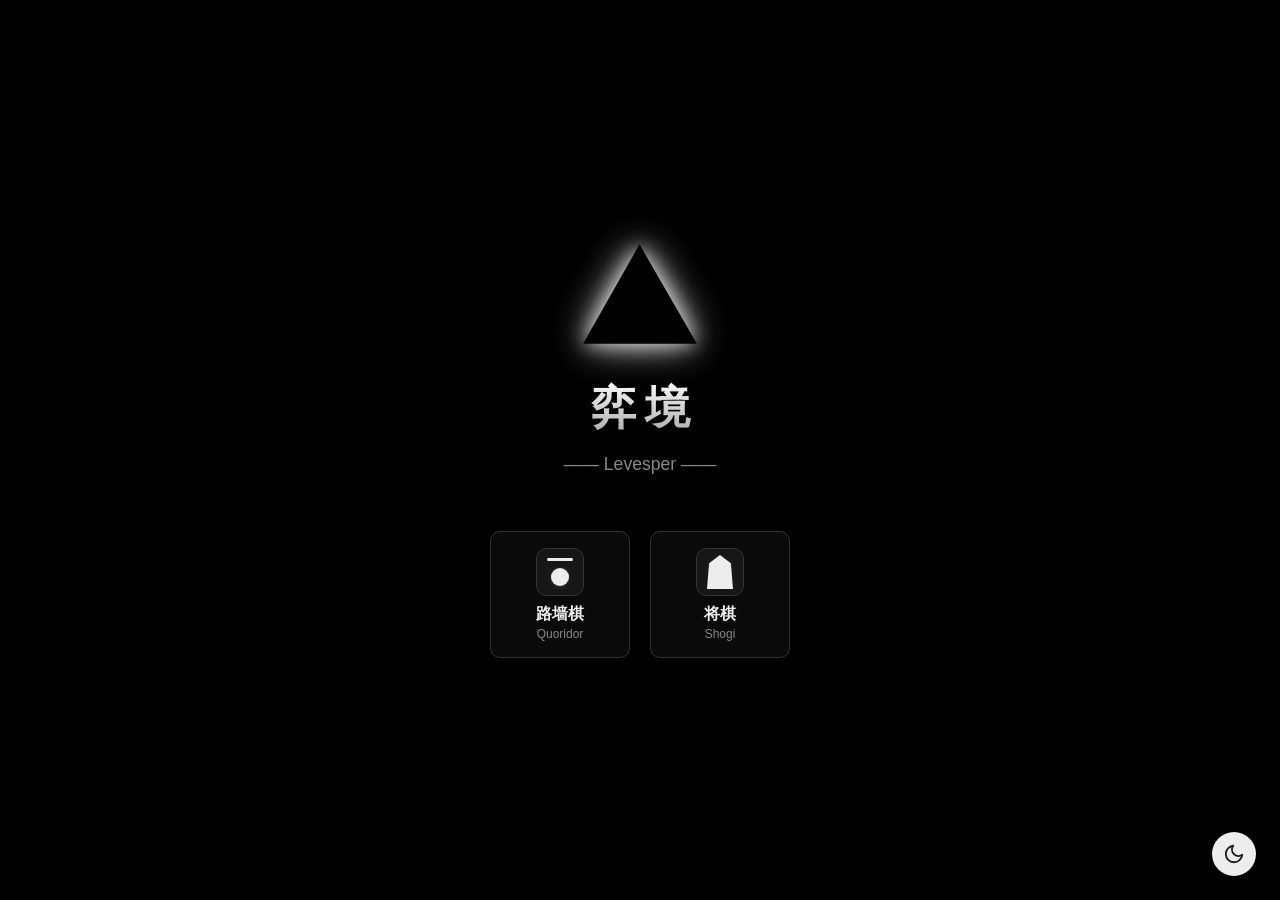
<file: index.html>
<!DOCTYPE html>
<html lang="zh-CN">
<head>
  <meta charset="UTF-8">
  <meta name="viewport" content="width=device-width, initial-scale=1.0">
  <title>棋类游戏</title>
  <style>
    * { margin: 0; padding: 0; box-sizing: border-box; }
    body {
      font-family: -apple-system, BlinkMacSystemFont, 'Segoe UI', Roboto, 'Helvetica Neue', Arial, sans-serif;
      background: #000000;
      min-height: 100vh;
      display: flex;
      justify-content: center;
      align-items: center;
      padding: 20px;
      color: #ededed;
      transition: background 0.3s, color 0.3s;
    }
    body.light {
      background: #ffffff;
      color: #1a1a1a;
    }
    .container {
      max-width: 560px;
      width: 100%;
      text-align: center;
    }
    .logo {
      position: relative;
      width: 120px;
      height: 104px;
      margin: 0 auto 32px;
      cursor: pointer;
      -webkit-tap-highlight-color: transparent;
      transition: transform 1s ease;
    }
    .logo:hover {
      transform: scale(1.1);
    }
    .logo svg.main {
      width: 120px;
      height: 104px;
      position: relative;
      z-index: 10;
    }
    .logo .glow-layer {
      position: absolute;
      z-index: 1;
      pointer-events: none;
      transition: opacity 0.6s ease;
    }
    .logo .glow-layer svg {
      width: 100%;
      height: 100%;
      overflow: visible;
    }
    .logo .glow-layer.white-glow {
      top: -60px;
      left: -60px;
      width: calc(100% + 120px);
      height: calc(100% + 120px);
      opacity: 0.9;
      animation: breathe-white 3s ease-in-out infinite;
    }
    .logo:hover .glow-layer.white-glow {
      opacity: 1;
    }
    .logo .glow-layer.color-glow {
      top: -60px;
      left: -60px;
      width: calc(100% + 120px);
      height: calc(100% + 120px);
      opacity: 0;
      transition: opacity 0.6s ease;
    }
    .logo.active .glow-layer.white-glow {
      opacity: 0;
      animation: none;
    }
    .logo.active .glow-layer.color-glow {
      opacity: 1;
      animation: breathe-color 3s ease-in-out infinite;
    }
    @keyframes breathe-white {
      0%, 100% { transform: scale(1); opacity: 0.75; }
      50% { transform: scale(1.06); opacity: 1; }
    }
    @keyframes breathe-color {
      0%, 100% { transform: scale(1); opacity: 0.75; }
      50% { transform: scale(1.06); opacity: 1; }
    }
    h1 {
      font-size: 2.8rem;
      font-weight: 700;
      color: #ededed;
      margin-bottom: 12px;
      letter-spacing: -0.04em;
      background: linear-gradient(180deg, #ffffff 0%, rgba(255,255,255,0.65) 100%);
      -webkit-background-clip: text;
      -webkit-text-fill-color: transparent;
      background-clip: text;
    }
    body.light h1 {
      background: linear-gradient(180deg, #1a1a1a 0%, rgba(26,26,26,0.65) 100%);
      -webkit-background-clip: text;
      -webkit-text-fill-color: transparent;
      background-clip: text;
    }
    .subtitle {
      color: #888888;
      font-size: 1.1rem;
      margin-bottom: 56px;
      margin-top: 16px;
      font-weight: 400;
    }
    body.light .subtitle { color: #666666; }
    .game-list {
      display: flex;
      flex-direction: row;
      justify-content: center;
      gap: 20px;
    }
    .game-card {
      display: flex;
      flex-direction: column;
      align-items: center;
      gap: 8px;
      padding: 16px 20px;
      background: #0a0a0a;
      border: 1px solid #333333;
      border-radius: 10px;
      cursor: pointer;
      transition: all 0.2s ease;
      text-decoration: none;
      color: inherit;
      width: 140px;
    }
    body.light .game-card {
      background: #f5f5f5;
      border: 1px solid #e0e0e0;
    }
    .game-card:hover {
      border-color: #666666;
      background: #111111;
      transform: translateY(-2px);
      box-shadow: 0 8px 30px rgba(255, 255, 255, 0.05);
    }
    body.light .game-card:hover {
      border-color: #cccccc;
      background: #eeeeee;
      box-shadow: 0 8px 30px rgba(0, 0, 0, 0.08);
    }
    .game-icon {
      width: 48px;
      height: 48px;
      border-radius: 10px;
      display: flex;
      align-items: center;
      justify-content: center;
      flex-shrink: 0;
      position: relative;
    }
    .game-icon.quoridor {
      background: #171717;
      border: 1px solid #333333;
    }
    body.light .game-icon.quoridor {
      background: #e8e8e8;
      border: 1px solid #d0d0d0;
    }
    .game-icon.shogi {
      background: #171717;
      border: 1px solid #333333;
    }
    body.light .game-icon.shogi {
      background: #e8e8e8;
      border: 1px solid #d0d0d0;
    }
    .shogi-piece {
      width: 26px;
      height: 34px;
      background: #ededed;
      clip-path: polygon(50% 0%, 92% 24%, 100% 100%, 0% 100%, 8% 24%);
      filter: drop-shadow(0 1px 3px rgba(255,255,255,0.15));
    }
    body.light .shogi-piece {
      background: #333333;
      filter: drop-shadow(0 1px 3px rgba(0,0,0,0.1));
    }
    .quoridor-icon {
      position: relative;
      width: 36px;
      height: 36px;
    }
    .quoridor-piece {
      width: 18px;
      height: 18px;
      background: #ededed;
      border-radius: 50%;
      position: absolute;
      top: 14px;
      left: 9px;
      box-shadow: 0 1px 4px rgba(255,255,255,0.15);
    }
    body.light .quoridor-piece {
      background: #333333;
      box-shadow: 0 1px 4px rgba(0,0,0,0.1);
    }
    .quoridor-wall {
      width: 26px;
      height: 3px;
      background: #ededed;
      border-radius: 2px;
      position: absolute;
      top: 4px;
      left: 5px;
    }
    body.light .quoridor-wall {
      background: #333333;
    }
    .game-info {
      text-align: center;
    }
    .game-name {
      font-size: 1rem;
      font-weight: 600;
      color: #ededed;
      margin-bottom: 2px;
    }
    body.light .game-name { color: #1a1a1a; }
    .game-desc {
      font-size: 0.75rem;
      color: #888888;
    }
    body.light .game-desc { color: #666666; }
    .game-arrow {
      display: none;
    }
    @media (max-width: 480px) {
      h1 { font-size: 2.2rem; }
      .game-card { padding: 16px 18px; }
      .game-icon { width: 42px; height: 42px; }
      .game-name { font-size: 1.05rem; }
    }

    /* Theme Toggle */
    .theme-toggle {
      position: fixed;
      bottom: 24px;
      right: 24px;
      width: 44px;
      height: 44px;
      border-radius: 50%;
      border: none;
      cursor: pointer;
      display: flex;
      align-items: center;
      justify-content: center;
      transition: all 0.3s ease;
      z-index: 1000;
      background: #ededed;
      box-shadow: 0 2px 10px rgba(0,0,0,0.2);
    }
    body.light .theme-toggle {
      background: #1a1a1a;
      box-shadow: 0 2px 10px rgba(0,0,0,0.1);
    }
    .theme-toggle svg {
      width: 22px;
      height: 22px;
    }
    .theme-toggle .icon-sun { display: none; }
    .theme-toggle .icon-moon { display: block; }
    body.light .theme-toggle .icon-sun { display: block; }
    body.light .theme-toggle .icon-moon { display: none; }
  </style>
</head>
<body>
  <div class="container">
    <div class="logo" onclick="this.classList.toggle('active')">
      <div class="glow-layer white-glow">
        <svg viewBox="-60 -60 236 220" xmlns="http://www.w3.org/2000/svg">
          <defs>
            <filter id="softGlow" x="-100%" y="-100%" width="300%" height="300%">
              <feGaussianBlur in="SourceGraphic" stdDeviation="10" result="blur"/>
              <feGaussianBlur in="SourceGraphic" stdDeviation="20" result="blur2"/>
              <feMerge>
                <feMergeNode in="blur2"/>
                <feMergeNode in="blur"/>
              </feMerge>
            </filter>
          </defs>
          <path d="M57.5 2L113 98H3L57.5 2Z" fill="rgba(255,255,255,0.95)" filter="url(#softGlow)"/>
        </svg>
      </div>
      <div class="glow-layer color-glow">
        <svg viewBox="-60 -60 236 220" xmlns="http://www.w3.org/2000/svg">
          <defs>
            <filter id="colorSoftGlow" x="-100%" y="-100%" width="300%" height="300%">
              <feGaussianBlur in="SourceGraphic" stdDeviation="10" result="blur"/>
              <feGaussianBlur in="SourceGraphic" stdDeviation="20" result="blur2"/>
              <feMerge>
                <feMergeNode in="blur2"/>
                <feMergeNode in="blur"/>
              </feMerge>
            </filter>
            <linearGradient id="neonGrad" x1="0%" y1="100%" x2="100%" y2="0%">
              <stop offset="0%" style="stop-color:#ff0044"/>
              <stop offset="16%" style="stop-color:#ff69b4"/>
              <stop offset="33%" style="stop-color:#9933ff"/>
              <stop offset="50%" style="stop-color:#00ccff"/>
              <stop offset="66%" style="stop-color:#00ff66"/>
              <stop offset="83%" style="stop-color:#ff8800"/>
              <stop offset="100%" style="stop-color:#ff0044"/>
            </linearGradient>
          </defs>
          <path d="M57.5 2L113 98H3L57.5 2Z" fill="url(#neonGrad)" filter="url(#colorSoftGlow)"/>
        </svg>
      </div>
      <svg class="main" viewBox="0 0 116 100" fill="none" xmlns="http://www.w3.org/2000/svg">
        <path d="M57.5 2L113 98H3L57.5 2Z" fill="#000000"/>
      </svg>
    </div>
    <h1>弈 境</h1>
    <p class="subtitle">―― Levesper ――</p>

    <div class="game-list">
      <a class="game-card" href="quoridor/index.html">
        <div class="game-icon quoridor">
          <div class="quoridor-icon">
            <div class="quoridor-piece"></div>
            <div class="quoridor-wall"></div>
          </div>
        </div>
        <div class="game-info">
          <div class="game-name">路墙棋</div>
          <div class="game-desc">Quoridor</div>
        </div>
        <span class="game-arrow">›</span>
      </a>

      <a class="game-card" href="shogi/index.html">
        <div class="game-icon shogi">
          <div class="shogi-piece"></div>
        </div>
        <div class="game-info">
          <div class="game-name">将棋</div>
          <div class="game-desc">Shogi</div>
        </div>
        <span class="game-arrow">›</span>
      </a>
    </div>
  </div>

  <button class="theme-toggle" onclick="toggleTheme()">
    <svg class="icon-moon" viewBox="0 0 24 24" fill="none" stroke="#1a1a1a" stroke-width="2" stroke-linecap="round" stroke-linejoin="round">
      <path d="M21 12.79A9 9 0 1 1 11.21 3 7 7 0 0 0 21 12.79z"/>
    </svg>
    <svg class="icon-sun" viewBox="0 0 24 24" fill="none" stroke="#ededed" stroke-width="2" stroke-linecap="round" stroke-linejoin="round">
      <circle cx="12" cy="12" r="5"/>
      <line x1="12" y1="1" x2="12" y2="3"/>
      <line x1="12" y1="21" x2="12" y2="23"/>
      <line x1="4.22" y1="4.22" x2="5.64" y2="5.64"/>
      <line x1="18.36" y1="18.36" x2="19.78" y2="19.78"/>
      <line x1="1" y1="12" x2="3" y2="12"/>
      <line x1="21" y1="12" x2="23" y2="12"/>
      <line x1="4.22" y1="19.78" x2="5.64" y2="18.36"/>
      <line x1="18.36" y1="5.64" x2="19.78" y2="4.22"/>
    </svg>
  </button>

  <script>
    function toggleTheme() {
      document.body.classList.toggle('light');
      localStorage.setItem('theme', document.body.classList.contains('light') ? 'light' : 'dark');
    }
    (function() {
      if (localStorage.getItem('theme') === 'light') {
        document.body.classList.add('light');
      }
    })();
  </script>
</body>
</html>
</file>
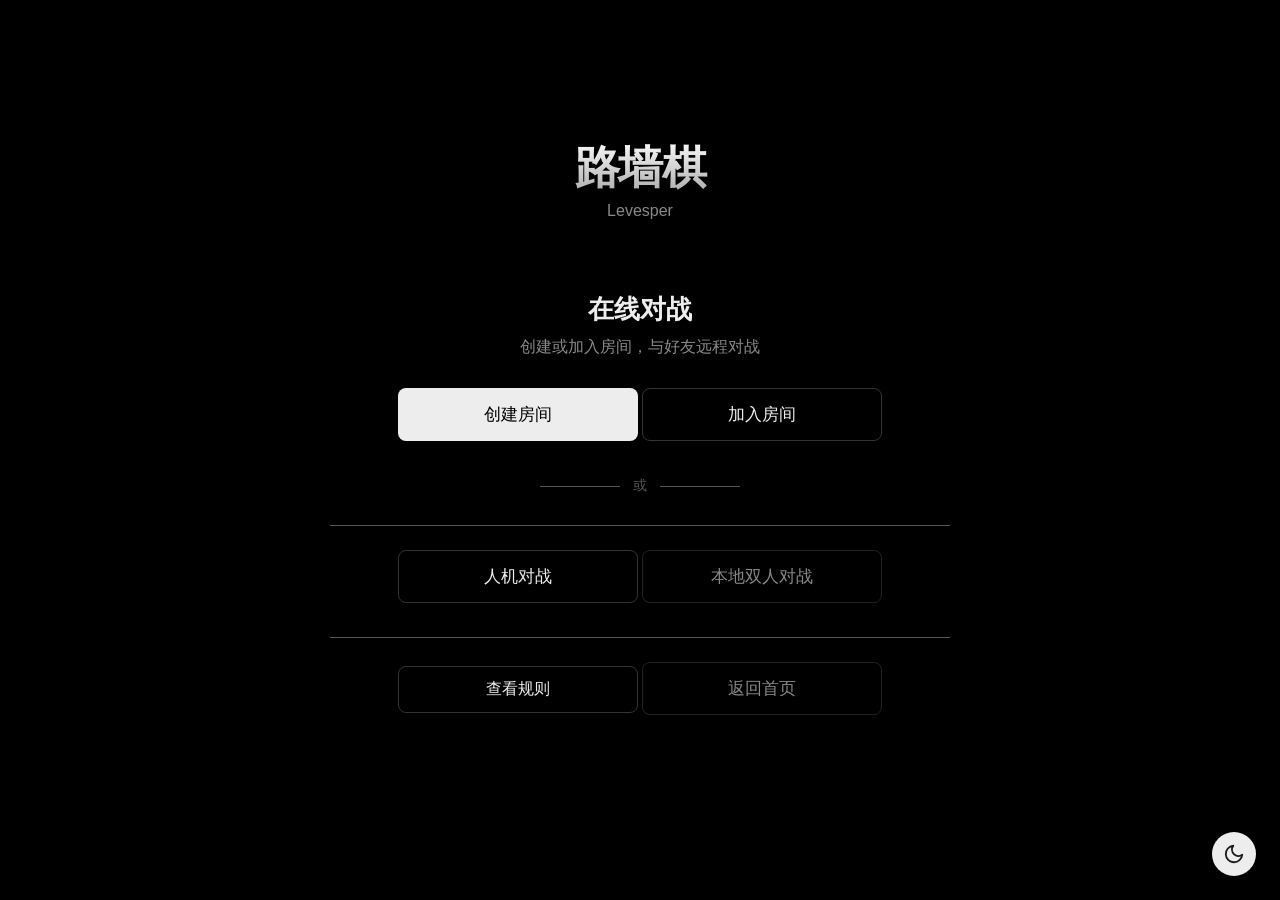
<file: quoridor/index.html>
<!DOCTYPE html>
<html lang="zh-CN">
<head>
  <meta charset="UTF-8">
  <meta name="viewport" content="width=device-width, initial-scale=1.0">
  <meta http-equiv="Cache-Control" content="no-cache, no-store, must-revalidate">
  <meta http-equiv="Pragma" content="no-cache">
  <meta http-equiv="Expires" content="0">
  <title>路墙棋 - Levesper</title>
  <link rel="stylesheet" href="css/style.css">
  <script src="js/supabase.min.js"></script>
</head>
<body>
  <!-- 房间选择界面 -->
  <div class="container" id="room-container">
    <h1>路墙棋</h1>
    <p class="subtitle">Levesper</p>

    <div class="room-section">
      <h2>在线对战</h2>
      <p class="room-desc">创建或加入房间，与好友远程对战</p>

      <div class="room-actions">
        <button class="btn btn-primary" onclick="showCreateRoom()">创建房间</button>
        <button class="btn btn-join" onclick="showJoinRoom()">加入房间</button>
        <div class="divider">或</div>
      </div>

      <div class="local-play">
        <button class="btn btn-ai" onclick="startAIPlay()">人机对战</button>
        <button class="btn btn-local" onclick="startLocalPlay()">本地双人对战</button>
      </div>

      <div class="other-games">
        <a href="rules.html" class="btn btn-rules">查看规则</a>
        <a href="../index.html" class="btn btn-back">返回首页</a>
      </div>
    </div>
  </div>

  <!-- AI 难度选择界面 -->
  <div class="container" id="ai-difficulty-container" style="display:none">
    <div class="back-button" onclick="cancelDifficultySelection()">
      <span class="back-arrow">←</span>
      <span>返回</span>
    </div>
    <h1>路墙棋</h1>
    <p class="subtitle">Levesper</p>

    <div class="difficulty-section">
      <h2>选择难度</h2>
      <p class="difficulty-desc">选择 AI 难度开始人机对战</p>

      <div class="difficulty-options">
        <button class="btn btn-difficulty btn-difficulty-easy" onclick="selectDifficulty('easy')">
          <div class="difficulty-name">简单</div>
          <div class="difficulty-hint">适合新手玩家</div>
        </button>
        <button class="btn btn-difficulty btn-difficulty-medium" onclick="selectDifficulty('medium')">
          <div class="difficulty-name">中等</div>
          <div class="difficulty-hint">有一定挑战</div>
        </button>
        <button class="btn btn-difficulty btn-difficulty-hard" onclick="selectDifficulty('hard')">
          <div class="difficulty-name">困难</div>
          <div class="difficulty-hint">高手才能赢</div>
        </button>
      </div>
    </div>
  </div>

  <!-- 加入房间界面 -->
  <div class="container" id="join-room-container" style="display:none">
    <div class="back-button" onclick="cancelJoinRoom()">
      <span class="back-arrow">←</span>
      <span>返回</span>
    </div>
    <h1>路墙棋</h1>
    <p class="subtitle">Levesper</p>

    <div class="join-room-section">
      <h2>加入房间</h2>
      <div id="room-list" class="room-list">
        <p class="room-list-empty">目前无房间</p>
      </div>
    </div>
  </div>

  <!-- 创建房间界面 -->
  <div class="container" id="create-room-container" style="display:none">
    <h1>路墙棋</h1>
    <p class="subtitle">Levesper</p>

    <div class="create-room-section">
      <h2>创建房间</h2>
      <div class="create-room-form">
        <input type="text" id="room-name-input" placeholder="输入房间名称" maxlength="20">
        <div class="create-room-buttons">
          <button class="btn btn-primary" onclick="confirmCreateRoom()">确定创建</button>
          <button class="btn btn-cancel" onclick="cancelCreateRoom()">取消</button>
        </div>
      </div>
    </div>
  </div>

  <!-- 等待界面 -->
  <div class="container" id="waiting-container" style="display:none">
    <h1>路墙棋</h1>
    <p class="subtitle">Levesper</p>

    <div class="waiting-section">
      <h2>等待对手加入</h2>
      <div class="room-name-display">
        <span>房间名称：</span>
        <strong id="room-name-text">------</strong>
      </div>
      <div class="player-slots">
        <div class="player-slot" id="slot-black">
          <span class="slot-color black"></span>
          <span class="slot-label">黑方：</span>
          <span class="slot-status" id="slot-black-status">等待中</span>
        </div>
        <div class="player-slot" id="slot-white">
          <span class="slot-color white"></span>
          <span class="slot-label">白方：</span>
          <span class="slot-status" id="slot-white-status">等待中</span>
        </div>
      </div>
      <p class="waiting-hint">等待其他玩家加入...</p>
      <div class="loading-spinner"></div>
      <button class="btn btn-cancel" onclick="cancelWaiting()">取消</button>
    </div>
  </div>

  <!-- 游戏界面 -->
  <div class="container" id="game-container" style="display:none">
    <h1>路墙棋</h1>
    <p class="subtitle">Levesper</p>

    <div class="room-info" id="room-info">
      <span>房间：<strong id="current-room-name">------</strong></span>
      <span id="player-role">你是黑方</span>
    </div>


    <div class="game-info">
      <div class="player-info" id="player1">
        <span class="player-color black"></span>
        <span class="player-name black">黑方</span>
        <span class="wall-count black">墙：<span id="walls1">10</span></span>
      </div>
      <div class="current-turn" id="turn-indicator">轮到: 玩家 1</div>
      <div class="player-info" id="player2">
        <span class="player-color white"></span>
        <span class="player-name white">白方</span>
        <span class="wall-count gray">墙：<span id="walls2">10</span></span>
      </div>
    </div>

    <canvas id="gameCanvas" width="570" height="570"></canvas>

    <!-- 手机端拖动预览 -->
    <div class="drag-preview" id="drag-preview" style="display:none">
      <div class="drag-preview-wall"></div>
    </div>

    <!-- 手机端墙壁选择器 -->
    <div class="wall-selector" id="wall-selector">
      <div class="wall-type" id="wall-h" draggable="true">
        <div class="wall-preview horizontal"></div>
        <span>水平墙</span>
      </div>
      <div class="wall-type" id="wall-v" draggable="true">
        <div class="wall-preview vertical"></div>
        <span>竖直墙</span>
      </div>
    </div>

    <div class="controls">
      <button class="btn btn-undo" id="undo-btn" onclick="undoMove()" style="display:none">悔棋</button>
      <button class="btn" onclick="leaveGame()">返回大厅</button>
    </div>

    <div class="rules">
      <h3>游戏规则</h3>
      <ul>
        <li>每位玩家有 <strong>10</strong> 面墙</li>
        <li>每回合可选择：<strong>移动棋子</strong> 或 <strong>放置墙壁</strong></li>
        <li>棋子每次移动 <strong>1 格</strong>（上下左右）</li>
        <li>无障碍物时可<strong>跳过对手</strong>的棋子</li>
        <li>墙壁放置在格子之间，阻挡移动</li>
        <li>不能完全封死对手的路径</li>
        <li>先到达对方底线的玩家获胜！</li>
      </ul>
    </div>
  </div>

  <div class="modal" id="win-modal">
    <div class="modal-content">
      <h2 id="win-message">玩家 1 获胜！</h2>
      <div class="restart-notify" id="restart-notify" style="display:none">
        <div class="notify-bubble">对方希望和你再来一局！</div>
      </div>
      <div class="win-buttons">
        <button class="btn btn-restart" id="btn-restart" onclick="requestRestart()">再来一局</button>
        <button class="btn" onclick="leaveGame()">返回大厅</button>
      </div>
    </div>
  </div>

  <!-- 对方已离开弹窗 -->
  <div class="modal" id="opponent-left-modal">
    <div class="modal-content">
      <h2 id="opponent-left-title">对方已离开</h2>
      <p id="opponent-left-desc">你的对手已离开房间</p>
      <div id="opponent-left-waiting" style="display:none;">
        <p class="waiting-text">等待对手返回... <span id="opponent-left-countdown">30</span>秒</p>
        <div class="loading-spinner"></div>
      </div>
      <div class="win-buttons" id="opponent-left-buttons">
        <button class="btn btn-restart" onclick="startWaitingForOpponent()">等待对手</button>
        <button class="btn" onclick="leaveGame()">返回大厅</button>
      </div>
    </div>
  </div>

  <button class="theme-toggle" onclick="toggleTheme()">
    <svg class="icon-moon" viewBox="0 0 24 24" fill="none" stroke="#1a1a1a" stroke-width="2" stroke-linecap="round" stroke-linejoin="round">
      <path d="M21 12.79A9 9 0 1 1 11.21 3 7 7 0 0 0 21 12.79z"/>
    </svg>
    <svg class="icon-sun" viewBox="0 0 24 24" fill="none" stroke="#ededed" stroke-width="2" stroke-linecap="round" stroke-linejoin="round">
      <circle cx="12" cy="12" r="5"/>
      <line x1="12" y1="1" x2="12" y2="3"/>
      <line x1="12" y1="21" x2="12" y2="23"/>
      <line x1="4.22" y1="4.22" x2="5.64" y2="5.64"/>
      <line x1="18.36" y1="18.36" x2="19.78" y2="19.78"/>
      <line x1="1" y1="12" x2="3" y2="12"/>
      <line x1="21" y1="12" x2="23" y2="12"/>
      <line x1="4.22" y1="19.78" x2="5.64" y2="18.36"/>
      <line x1="18.36" y1="5.64" x2="19.78" y2="4.22"/>
    </svg>
  </button>

  <script src="js/sound.js?t=1750400005"></script>
  <script src="js/game.js?t=1750400005"></script>
  <script src="js/smart-ai.js?t=1750400005"></script>
  <script src="js/qtable.js?t=1750400005"></script>
  <script src="js/ai.js?t=1750400005"></script>
  <script src="js/multiplayer.js?t=1750400000"></script>
  <script>
    function toggleTheme() {
      const btn = document.querySelector('.theme-toggle');
      const rect = btn.getBoundingClientRect();
      const cx = rect.left + rect.width / 2;
      const cy = rect.top + rect.height / 2;
      const goingLight = !document.body.classList.contains('light');
      document.body.style.setProperty('--ripple-color', goingLight ? '#ffffff' : '#000000');
      document.body.style.setProperty('--rx', cx + 'px');
      document.body.style.setProperty('--ry', cy + 'px');

      const allEls = document.querySelectorAll('body *');
      const maxDist = Math.hypot(window.innerWidth, window.innerHeight);
      const dur = 0.5;
      allEls.forEach(el => {
        const r = el.getBoundingClientRect();
        const d = Math.hypot(r.left + r.width / 2 - cx, r.top + r.height / 2 - cy);
        const delay = Math.min(d / maxDist * dur, dur);
        el.style.transition = 'color ' + dur + 's ease ' + delay + 's, background-color ' + dur + 's ease ' + delay + 's, background ' + dur + 's ease ' + delay + 's, border-color ' + dur + 's ease ' + delay + 's, box-shadow ' + dur + 's ease ' + delay + 's';
      });

      document.body.classList.remove('rippling');
      void document.body.offsetWidth;
      document.body.classList.add('rippling');
      document.body.classList.toggle('light');
      localStorage.setItem('theme', document.body.classList.contains('light') ? 'light' : 'dark');
      setTimeout(() => {
        document.body.classList.remove('rippling');
        allEls.forEach(el => { el.style.transition = ''; });
      }, 1000);
    }
    (function() {
      if (localStorage.getItem('theme') === 'light') {
        document.body.classList.add('light');
      }
    })();
  </script>
</body>
</html>
</file>
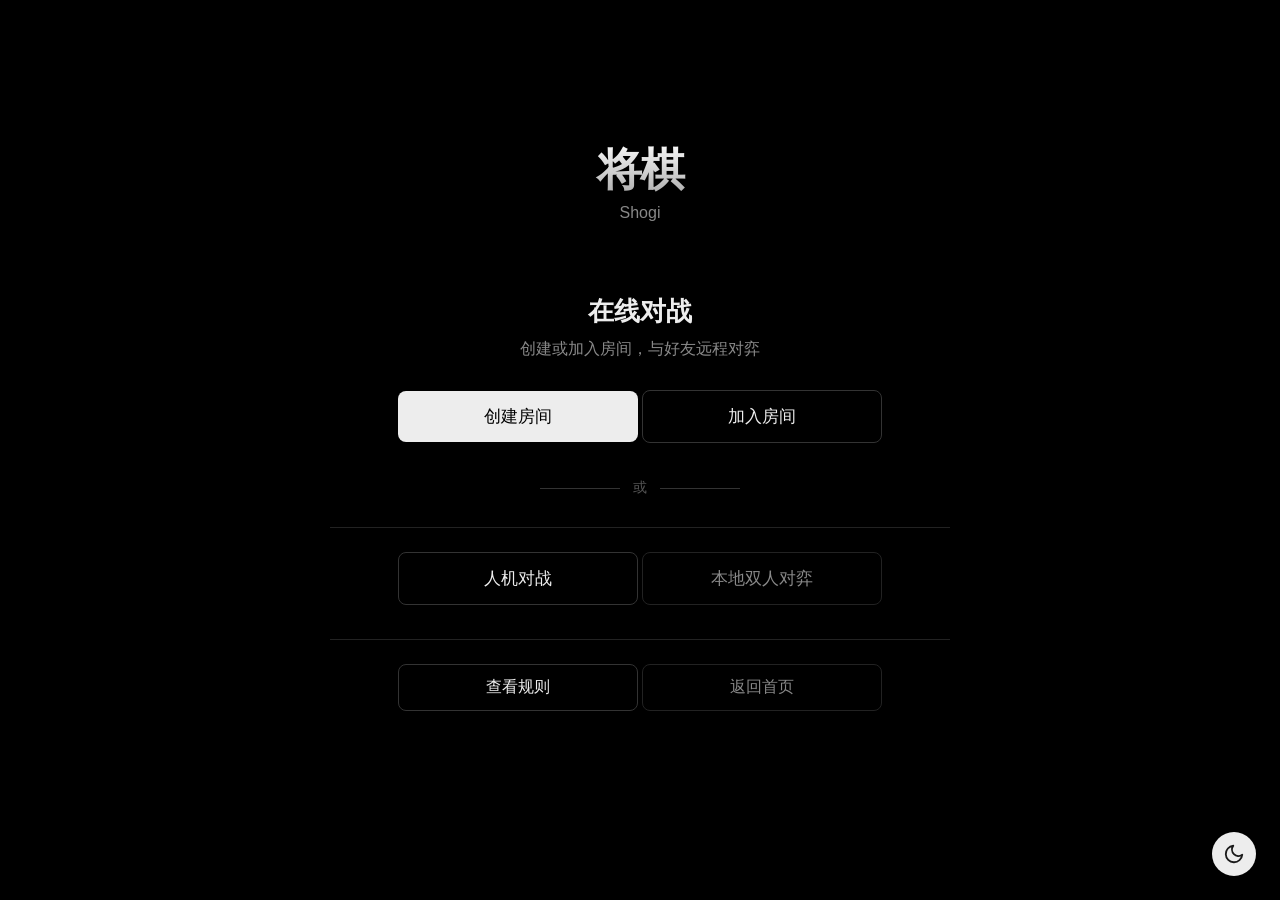
<file: shogi/index.html>
<!DOCTYPE html>
<html lang="zh-CN">
<head>
  <meta charset="UTF-8">
  <meta name="viewport" content="width=device-width, initial-scale=1.0">
  <meta http-equiv="Cache-Control" content="no-cache, no-store, must-revalidate">
  <meta http-equiv="Pragma" content="no-cache">
  <meta http-equiv="Expires" content="0">
  <title>将棋</title>
  <link rel="stylesheet" href="css/style.css">
  <script src="js/supabase.min.js"></script>
</head>
<body>
  <!-- 游戏选择首页 -->
  <div class="container" id="home-container">
    <h1>将棋</h1>
    <p class="subtitle">Shogi</p>

    <div class="room-section">
      <h2>在线对战</h2>
      <p class="room-desc">创建或加入房间，与好友远程对弈</p>

      <div class="room-actions">
        <button class="btn btn-primary" onclick="showCreateRoom()">创建房间</button>
        <button class="btn btn-join" onclick="showJoinRoom()">加入房间</button>
        <div class="divider">或</div>
      </div>

      <div class="local-play">
        <button class="btn btn-ai" onclick="startAIPlay()">人机对战</button>
        <button class="btn btn-local" onclick="startLocalPlay()">本地双人对弈</button>
      </div>

      <div class="other-games">
        <a href="rules.html" class="btn btn-rules">查看规则</a>
        <a href="../index.html" class="btn btn-back">返回首页</a>
      </div>
    </div>
  </div>

  <!-- 加入房间界面 -->
  <div class="container" id="join-room-container" style="display:none">
    <div class="back-button" onclick="cancelJoinRoom()">
      <span class="back-arrow">&larr;</span>
      <span>返回</span>
    </div>
    <h1>将棋</h1>
    <p class="subtitle">Shogi</p>

    <div class="join-room-section">
      <h2>加入房间</h2>
      <div id="room-list" class="room-list">
        <p class="room-list-empty">目前无房间</p>
      </div>
    </div>
  </div>

  <!-- 创建房间界面 -->
  <div class="container" id="create-room-container" style="display:none">
    <h1>将棋</h1>
    <p class="subtitle">Shogi</p>

    <div class="create-room-section">
      <h2>创建房间</h2>
      <div class="create-room-form">
        <input type="text" id="room-name-input" placeholder="输入房间名称" maxlength="20">
        <div class="create-room-buttons">
          <button class="btn btn-primary" onclick="confirmCreateRoom()">确定创建</button>
          <button class="btn btn-cancel" onclick="cancelCreateRoom()">取消</button>
        </div>
      </div>
    </div>
  </div>

  <!-- 等待界面 -->
  <div class="container" id="waiting-container" style="display:none">
    <h1>将棋</h1>
    <p class="subtitle">Shogi</p>

    <div class="waiting-section">
      <h2>等待对手加入</h2>
      <div class="room-name-display">
        <span>房间名称：</span>
        <strong id="room-name-text">------</strong>
      </div>
      <div class="player-slots">
        <div class="player-slot" id="slot-black">
          <span class="slot-color black"></span>
          <span class="slot-label">玉将：</span>
          <span class="slot-status" id="slot-black-status">等待中</span>
        </div>
        <div class="player-slot" id="slot-white">
          <span class="slot-color white"></span>
          <span class="slot-label">王将：</span>
          <span class="slot-status" id="slot-white-status">等待中</span>
        </div>
      </div>
      <p class="waiting-hint">等待其他玩家加入...</p>
      <div class="loading-spinner"></div>
      <button class="btn btn-cancel" onclick="cancelWaiting()">取消</button>
    </div>
  </div>

  <!-- 游戏界面 -->
  <div class="container" id="game-container" style="display:none">
    <h1>将棋</h1>
    <p class="subtitle">Shogi</p>

    <div class="room-info" id="room-info">
      <span>房间：<strong id="current-room-name">------</strong></span>
      <span id="player-role">你是玉将</span>
    </div>

    <div class="game-info">
      <div class="player-info" id="player1">
        <span class="player-color black"></span>
        <span class="player-name black">玉将</span>
      </div>
      <div class="current-turn" id="turn-indicator">轮到：玉将</div>
      <div class="player-info" id="player2">
        <span class="player-color white"></span>
        <span class="player-name white">王将</span>
      </div>
    </div>

    <!-- 持子面板 -->
    <div class="captured-pieces">
      <div class="captured-panel" id="captured-white">
        <span class="captured-label">王将持子：</span>
        <div class="captured-list" id="captured-white-list"></div>
      </div>
      <div class="captured-panel" id="captured-black">
        <span class="captured-label">玉将持子：</span>
        <div class="captured-list" id="captured-black-list"></div>
      </div>
    </div>

    <canvas id="gameCanvas" width="591" height="591"></canvas>

    <div class="controls">
      <button class="btn btn-undo" id="undo-btn" onclick="undoMove()" style="display:none">悔棋</button>
      <button class="btn" onclick="leaveGame()">返回大厅</button>
    </div>

    <div class="rules">
      <h3>游戏规则</h3>
      <ul>
        <li>玉将执下方，王将执上方</li>
        <li>每回合移动一枚棋子，或打入一枚持子</li>
        <li>棋子进入/经过/离开敌阵时可选择<strong>升变</strong></li>
        <li>吃掉的棋子变为自己的<strong>持子</strong>，可在空位打入</li>
        <li>同一列不能有两个自己的步兵（<strong>二步禁止</strong>）</li>
        <li>不能通过打入步兵直接将死对方（<strong>打步诘禁止</strong>）</li>
        <li>将死对方王将即获胜！</li>
      </ul>
    </div>
  </div>

  <!-- 胜利弹窗 -->
  <div class="modal" id="win-modal">
    <div class="modal-content">
      <h2 id="win-message">玉将获胜！</h2>
      <div class="restart-notify" id="restart-notify" style="display:none">
        <div class="notify-bubble">对方希望和你再来一局！</div>
      </div>
      <div class="win-buttons">
        <button class="btn btn-restart" id="btn-restart" onclick="requestRestart()">再来一局</button>
        <button class="btn" onclick="leaveGame()">返回大厅</button>
      </div>
    </div>
  </div>

  <!-- 对方已离开弹窗 -->
  <div class="modal" id="opponent-left-modal">
    <div class="modal-content">
      <h2 id="opponent-left-title">对方已离开</h2>
      <p id="opponent-left-desc">你的对手已离开房间</p>
      <div id="opponent-left-waiting" style="display:none;">
        <p class="waiting-text">等待对手返回... <span id="opponent-left-countdown">30</span>秒</p>
        <div class="loading-spinner"></div>
      </div>
      <div class="win-buttons" id="opponent-left-buttons">
        <button class="btn btn-restart" onclick="startWaitingForOpponent()">等待对手</button>
        <button class="btn" onclick="leaveGame()">返回大厅</button>
      </div>
    </div>
  </div>

  <button class="theme-toggle" onclick="toggleTheme()">
    <svg class="icon-moon" viewBox="0 0 24 24" fill="none" stroke="#1a1a1a" stroke-width="2" stroke-linecap="round" stroke-linejoin="round">
      <path d="M21 12.79A9 9 0 1 1 11.21 3 7 7 0 0 0 21 12.79z"/>
    </svg>
    <svg class="icon-sun" viewBox="0 0 24 24" fill="none" stroke="#ededed" stroke-width="2" stroke-linecap="round" stroke-linejoin="round">
      <circle cx="12" cy="12" r="5"/>
      <line x1="12" y1="1" x2="12" y2="3"/>
      <line x1="12" y1="21" x2="12" y2="23"/>
      <line x1="4.22" y1="4.22" x2="5.64" y2="5.64"/>
      <line x1="18.36" y1="18.36" x2="19.78" y2="19.78"/>
      <line x1="1" y1="12" x2="3" y2="12"/>
      <line x1="21" y1="12" x2="23" y2="12"/>
      <line x1="4.22" y1="19.78" x2="5.64" y2="18.36"/>
      <line x1="18.36" y1="5.64" x2="19.78" y2="4.22"/>
    </svg>
  </button>

  <script src="js/sound.js"></script>
  <script src="js/shogi-rules.js"></script>
  <script src="js/shogi-game.js"></script>
  <script src="js/shogi-ai.js"></script>
  <script src="js/shogi-online.js"></script>
  <script>
    function toggleTheme() {
      document.body.classList.toggle('light');
      localStorage.setItem('theme', document.body.classList.contains('light') ? 'light' : 'dark');
    }
    (function() {
      if (localStorage.getItem('theme') === 'light') {
        document.body.classList.add('light');
      }
    })();
  </script>
</body>
</html>
</file>
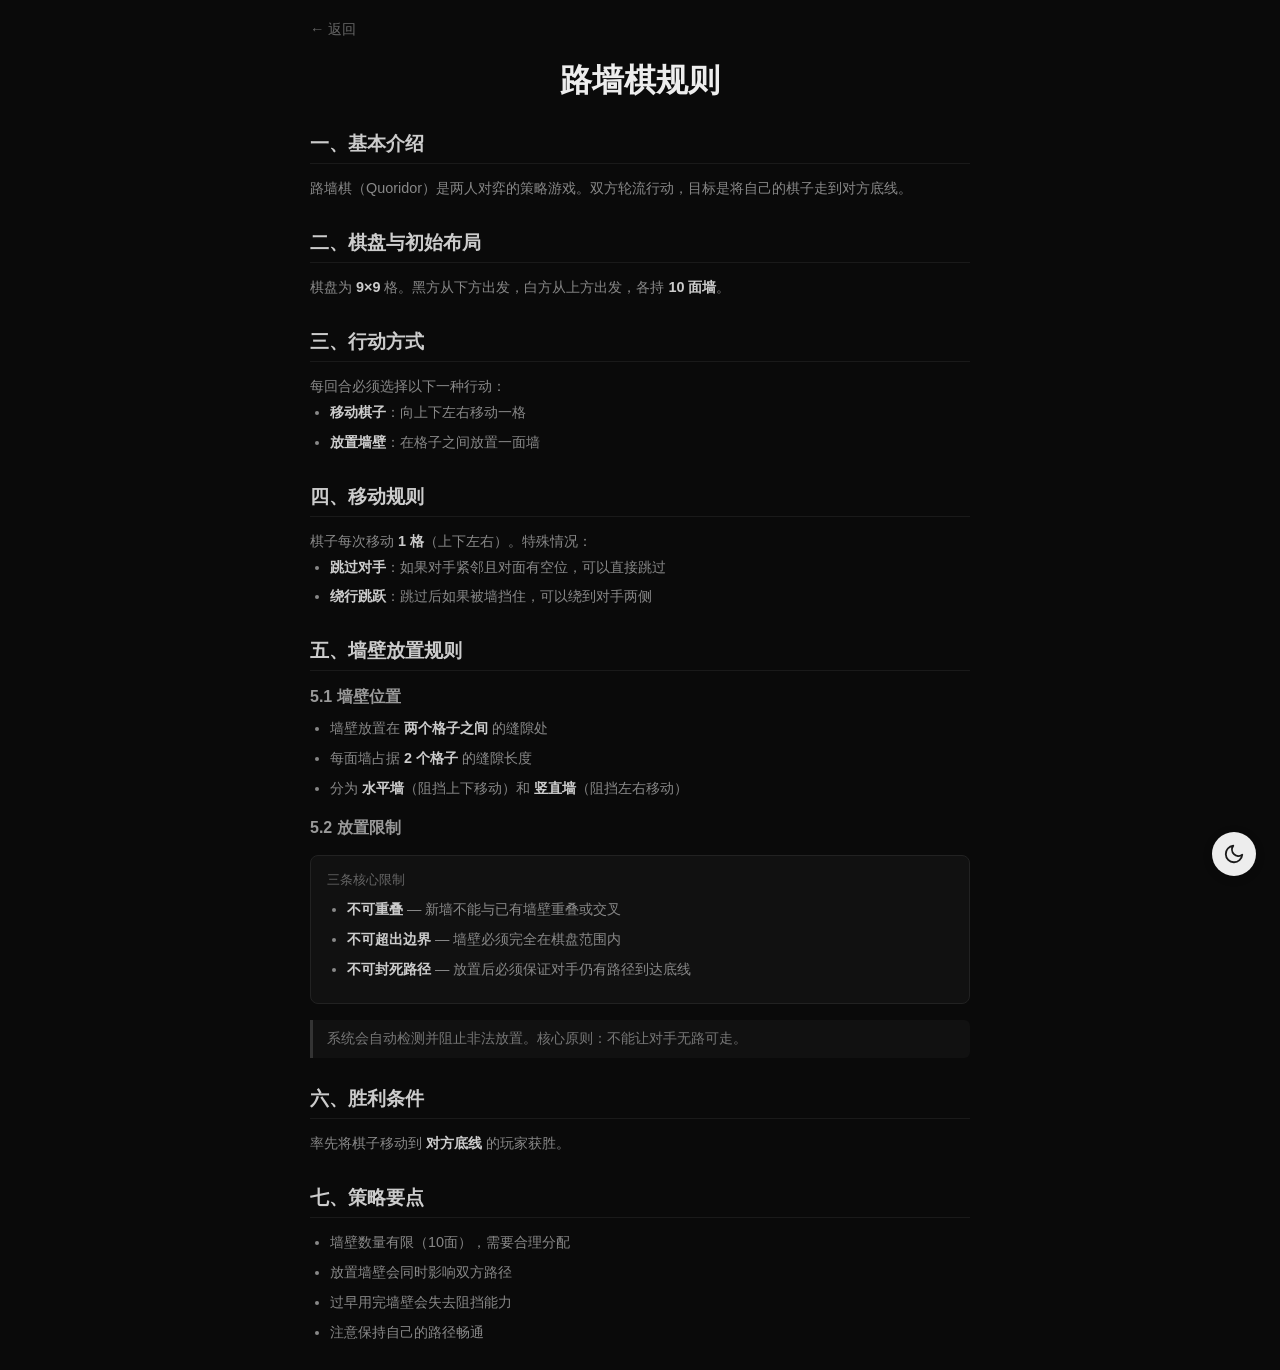
<file: quoridor/rules.html>
<!DOCTYPE html>
<html lang="zh-CN">
<head>
  <meta charset="UTF-8">
  <meta name="viewport" content="width=device-width, initial-scale=1.0">
  <title>路墙棋规则</title>
  <style>
    * { margin: 0; padding: 0; box-sizing: border-box; }
    body {
      font-family: -apple-system, BlinkMacSystemFont, 'Segoe UI', Roboto, 'Helvetica Neue', Arial, sans-serif;
      background: #0a0a0a;
      min-height: 100vh;
      display: flex;
      justify-content: center;
      padding: 20px;
      color: #a1a1a1;
      transition: background 0.3s, color 0.3s;
    }
    body.light { background: #ffffff; color: #333333; }
    .container { max-width: 660px; width: 100%; }
    h1 {
      text-align: center;
      font-size: 2rem;
      margin-bottom: 24px;
      font-weight: 600;
      color: #ededed;
    }
    body.light h1 { color: #1a1a1a; }
    h2 {
      color: #cccccc;
      font-size: 1.2rem;
      margin: 28px 0 12px;
      padding-bottom: 6px;
      border-bottom: 1px solid #1a1a1a;
      font-weight: 600;
    }
    body.light h2 { color: #333333; border-bottom-color: #e0e0e0; }
    h3 { color: #999999; font-size: 1rem; margin: 16px 0 8px; }
    body.light h3 { color: #555555; }
    p, li { color: #888888; font-size: 0.9rem; line-height: 1.8; }
    body.light p, body.light li { color: #555555; }
    strong { color: #cccccc; }
    body.light strong { color: #1a1a1a; }
    ul { padding-left: 20px; }
    li { margin-bottom: 4px; }
    .note {
      background: #111111;
      border-left: 3px solid #333333;
      padding: 10px 14px;
      margin: 12px 0;
      border-radius: 0 6px 6px 0;
      font-size: 0.85rem;
      color: #777777;
    }
    body.light .note { background: #f5f5f5; border-left-color: #cccccc; color: #666666; }
    .rule-box {
      background: #111111;
      border: 1px solid #222222;
      border-radius: 8px;
      padding: 16px;
      margin: 16px 0;
    }
    body.light .rule-box { background: #f5f5f5; border-color: #e0e0e0; }
    .rule-box-title { font-size: 0.8rem; color: #666666; margin-bottom: 8px; }
    body.light .rule-box-title { color: #888888; }
    .back-button {
      display: inline-flex;
      align-items: center;
      gap: 6px;
      color: #666666;
      font-size: 0.9rem;
      cursor: pointer;
      margin-bottom: 20px;
      text-decoration: none;
      transition: color 0.2s;
    }
    body.light .back-button { color: #999999; }
    .back-button:hover { color: #aaaaaa; }
    body.light .back-button:hover { color: #333333; }
    @media (max-width: 480px) { h1 { font-size: 1.5rem; } }

    .theme-toggle {
      position: fixed;
      bottom: 24px;
      right: 24px;
      width: 44px;
      height: 44px;
      border-radius: 50%;
      border: none;
      cursor: pointer;
      display: flex;
      align-items: center;
      justify-content: center;
      transition: all 0.3s ease;
      z-index: 1000;
      background: #ededed;
      box-shadow: 0 2px 10px rgba(0,0,0,0.2);
    }
    body.light .theme-toggle { background: #1a1a1a; box-shadow: 0 2px 10px rgba(0,0,0,0.1); }
    .theme-toggle svg { width: 22px; height: 22px; }
    .theme-toggle .icon-sun { display: none; }
    .theme-toggle .icon-moon { display: block; }
    body.light .theme-toggle .icon-sun { display: block; }
    body.light .theme-toggle .icon-moon { display: none; }
  </style>
</head>
<body>
  <div class="container">
    <a class="back-button" href="index.html">&larr; 返回</a>
    <h1>路墙棋规则</h1>

    <h2>一、基本介绍</h2>
    <p>路墙棋（Quoridor）是两人对弈的策略游戏。双方轮流行动，目标是将自己的棋子走到对方底线。</p>

    <h2>二、棋盘与初始布局</h2>
    <p>棋盘为 <strong>9×9</strong> 格。黑方从下方出发，白方从上方出发，各持 <strong>10 面墙</strong>。</p>

    <h2>三、行动方式</h2>
    <p>每回合必须选择以下一种行动：</p>
    <ul>
      <li><strong>移动棋子</strong>：向上下左右移动一格</li>
      <li><strong>放置墙壁</strong>：在格子之间放置一面墙</li>
    </ul>

    <h2>四、移动规则</h2>
    <p>棋子每次移动 <strong>1 格</strong>（上下左右）。特殊情况：</p>
    <ul>
      <li><strong>跳过对手</strong>：如果对手紧邻且对面有空位，可以直接跳过</li>
      <li><strong>绕行跳跃</strong>：跳过后如果被墙挡住，可以绕到对手两侧</li>
    </ul>

    <h2>五、墙壁放置规则</h2>

    <h3>5.1 墙壁位置</h3>
    <ul>
      <li>墙壁放置在 <strong>两个格子之间</strong> 的缝隙处</li>
      <li>每面墙占据 <strong>2 个格子</strong> 的缝隙长度</li>
      <li>分为 <strong>水平墙</strong>（阻挡上下移动）和 <strong>竖直墙</strong>（阻挡左右移动）</li>
    </ul>

    <h3>5.2 放置限制</h3>
    <div class="rule-box">
      <div class="rule-box-title">三条核心限制</div>
      <ul>
        <li><strong>不可重叠</strong> — 新墙不能与已有墙壁重叠或交叉</li>
        <li><strong>不可超出边界</strong> — 墙壁必须完全在棋盘范围内</li>
        <li><strong>不可封死路径</strong> — 放置后必须保证对手仍有路径到达底线</li>
      </ul>
    </div>
    <div class="note">
      系统会自动检测并阻止非法放置。核心原则：不能让对手无路可走。
    </div>

    <h2>六、胜利条件</h2>
    <p>率先将棋子移动到 <strong>对方底线</strong> 的玩家获胜。</p>

    <h2>七、策略要点</h2>
    <ul>
      <li>墙壁数量有限（10面），需要合理分配</li>
      <li>放置墙壁会同时影响双方路径</li>
      <li>过早用完墙壁会失去阻挡能力</li>
      <li>注意保持自己的路径畅通</li>
    </ul>
  </div>

  <button class="theme-toggle" onclick="toggleTheme()">
    <svg class="icon-moon" viewBox="0 0 24 24" fill="none" stroke="#1a1a1a" stroke-width="2" stroke-linecap="round" stroke-linejoin="round">
      <path d="M21 12.79A9 9 0 1 1 11.21 3 7 7 0 0 0 21 12.79z"/>
    </svg>
    <svg class="icon-sun" viewBox="0 0 24 24" fill="none" stroke="#ededed" stroke-width="2" stroke-linecap="round" stroke-linejoin="round">
      <circle cx="12" cy="12" r="5"/>
      <line x1="12" y1="1" x2="12" y2="3"/>
      <line x1="12" y1="21" x2="12" y2="23"/>
      <line x1="4.22" y1="4.22" x2="5.64" y2="5.64"/>
      <line x1="18.36" y1="18.36" x2="19.78" y2="19.78"/>
      <line x1="1" y1="12" x2="3" y2="12"/>
      <line x1="21" y1="12" x2="23" y2="12"/>
      <line x1="4.22" y1="19.78" x2="5.64" y2="18.36"/>
      <line x1="18.36" y1="5.64" x2="19.78" y2="4.22"/>
    </svg>
  </button>

  <script>
    function toggleTheme() {
      document.body.classList.toggle('light');
      localStorage.setItem('theme', document.body.classList.contains('light') ? 'light' : 'dark');
    }
    (function() {
      if (localStorage.getItem('theme') === 'light') {
        document.body.classList.add('light');
      }
    })();
  </script>
</body>
</html>
</file>
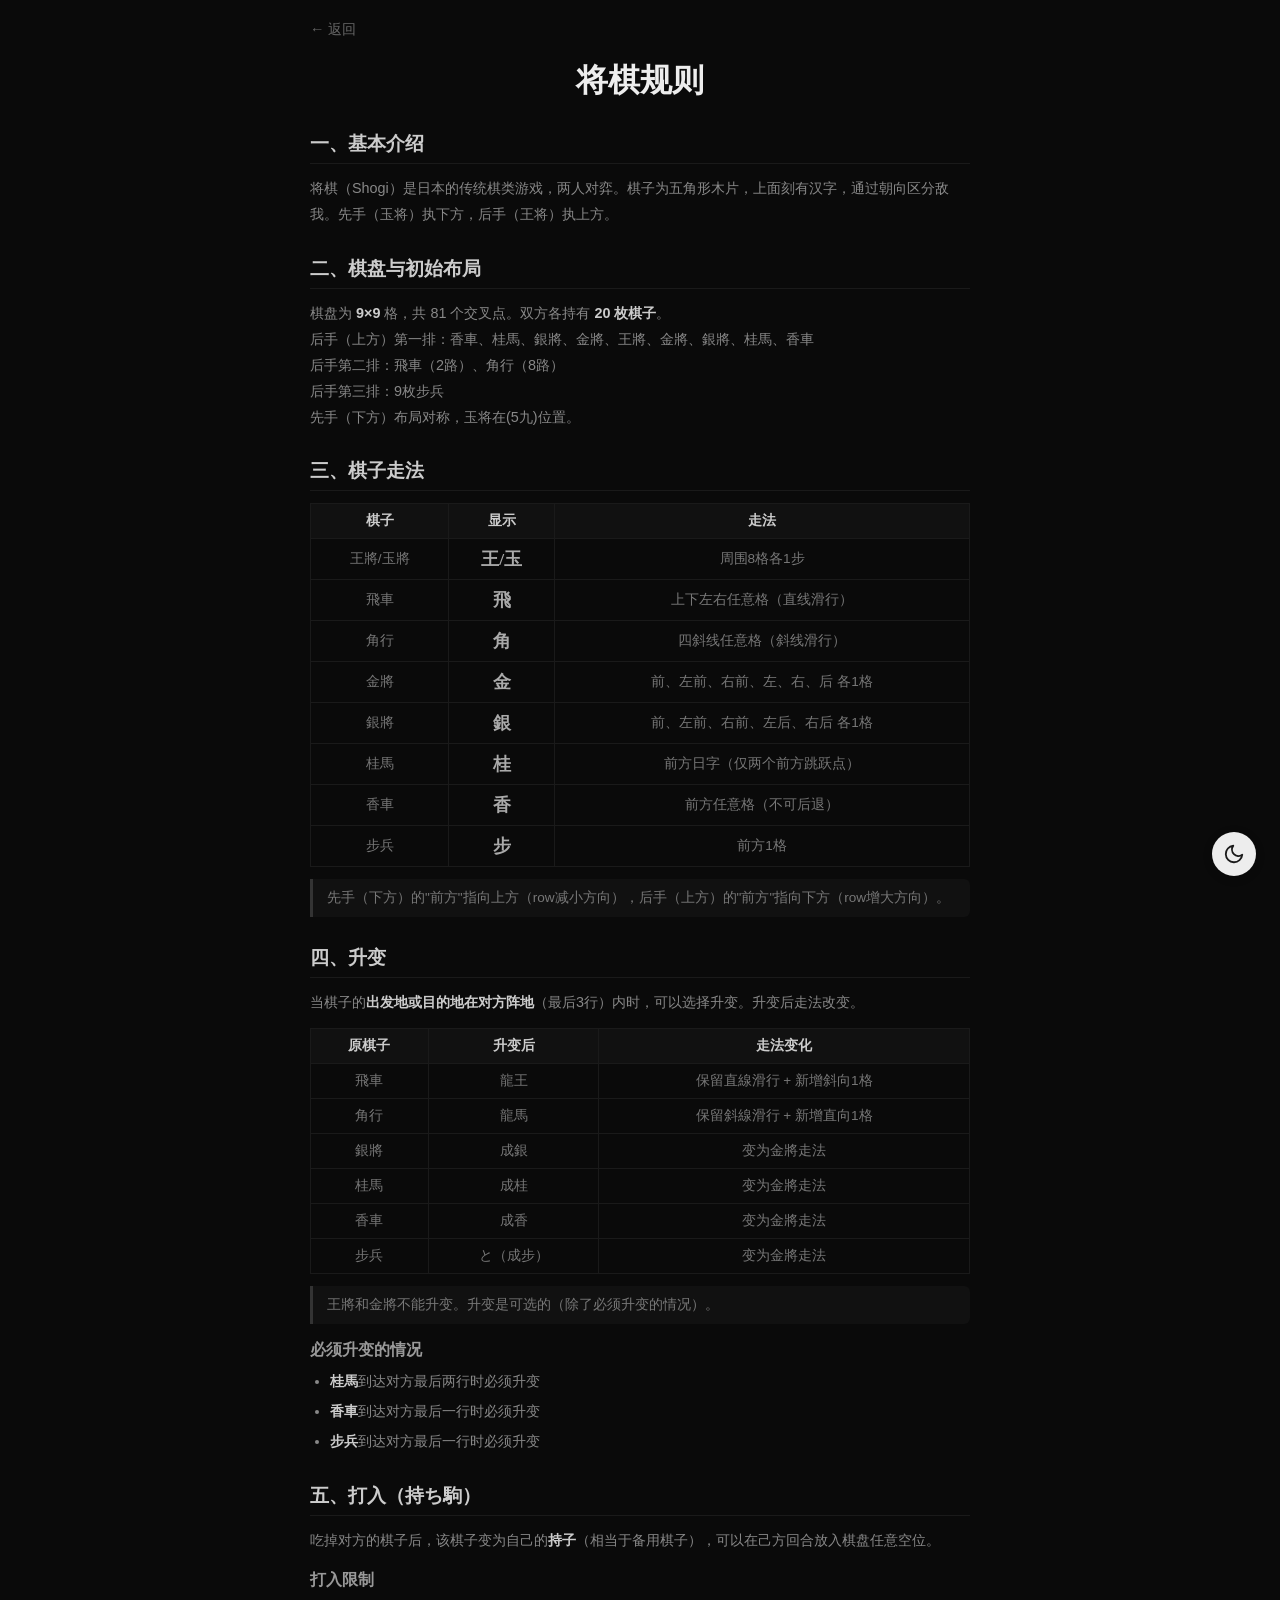
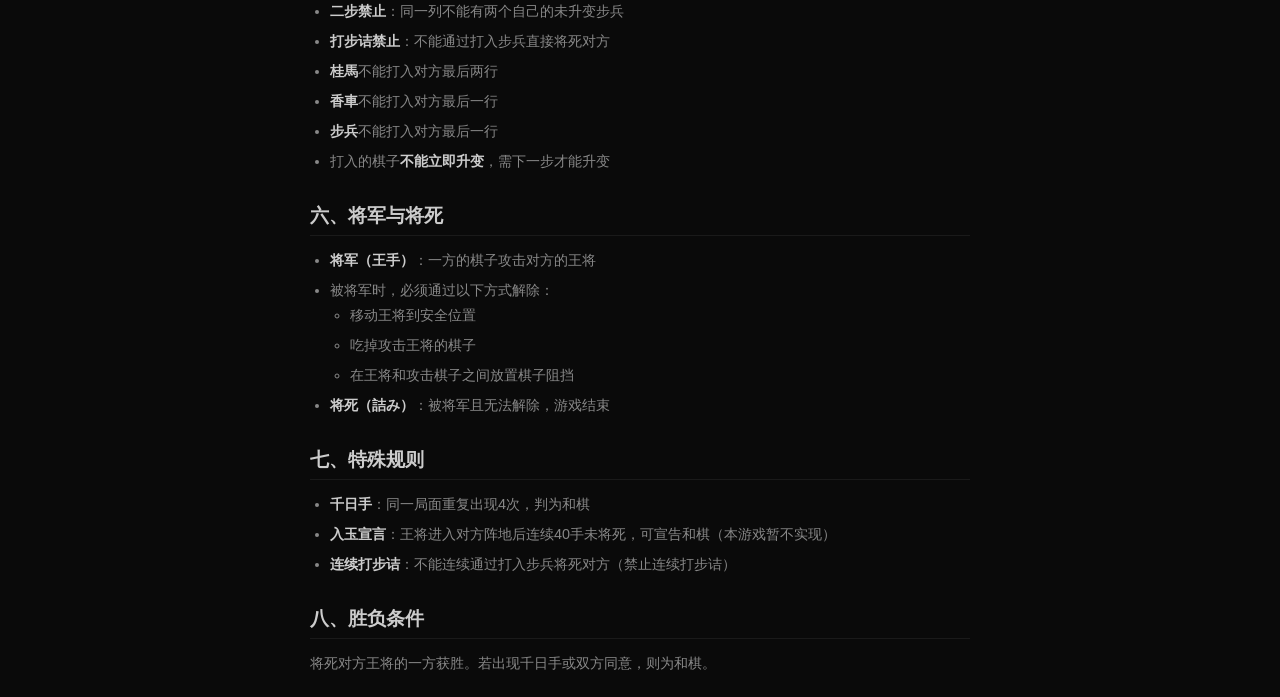
<file: shogi/rules.html>
<!DOCTYPE html>
<html lang="zh-CN">
<head>
  <meta charset="UTF-8">
  <meta name="viewport" content="width=device-width, initial-scale=1.0">
  <title>将棋规则</title>
  <style>
    * { margin: 0; padding: 0; box-sizing: border-box; }
    body {
      font-family: -apple-system, BlinkMacSystemFont, 'Segoe UI', Roboto, 'Helvetica Neue', Arial, sans-serif;
      background: #0a0a0a;
      min-height: 100vh;
      display: flex;
      justify-content: center;
      padding: 20px;
      color: #a1a1a1;
      transition: background 0.3s, color 0.3s;
    }
    body.light { background: #ffffff; color: #333333; }
    .container { max-width: 660px; width: 100%; }
    h1 {
      text-align: center;
      font-size: 2rem;
      margin-bottom: 24px;
      font-weight: 600;
      color: #ededed;
    }
    body.light h1 { color: #1a1a1a; }
    h2 {
      color: #cccccc;
      font-size: 1.2rem;
      margin: 28px 0 12px;
      padding-bottom: 6px;
      border-bottom: 1px solid #1a1a1a;
      font-weight: 600;
    }
    body.light h2 { color: #333333; border-bottom-color: #e0e0e0; }
    h3 { color: #999999; font-size: 1rem; margin: 16px 0 8px; }
    body.light h3 { color: #555555; }
    p, li { color: #888888; font-size: 0.9rem; line-height: 1.8; }
    body.light p, body.light li { color: #555555; }
    strong { color: #cccccc; }
    body.light strong { color: #1a1a1a; }
    ul { padding-left: 20px; }
    li { margin-bottom: 4px; }
    .note {
      background: #111111;
      border-left: 3px solid #333333;
      padding: 10px 14px;
      margin: 12px 0;
      border-radius: 0 6px 6px 0;
      font-size: 0.85rem;
      color: #777777;
    }
    body.light .note { background: #f5f5f5; border-left-color: #cccccc; color: #666666; }
    .piece-table {
      width: 100%;
      border-collapse: collapse;
      margin: 12px 0;
      font-size: 0.85rem;
    }
    .piece-table th, .piece-table td {
      border: 1px solid #1a1a1a;
      padding: 8px 10px;
      text-align: center;
    }
    body.light .piece-table th, body.light .piece-table td { border-color: #e0e0e0; }
    .piece-table th { background: #111111; color: #cccccc; }
    body.light .piece-table th { background: #f5f5f5; color: #333333; }
    .piece-table td { color: #777777; }
    body.light .piece-table td { color: #666666; }
    .piece-table .piece-char { font-size: 1.1rem; font-weight: bold; font-family: "KaiTi", "楷体", serif; color: #aaaaaa; }
    body.light .piece-table .piece-char { color: #555555; }
    .back-button {
      display: inline-flex;
      align-items: center;
      gap: 6px;
      color: #666666;
      font-size: 0.9rem;
      cursor: pointer;
      margin-bottom: 20px;
      text-decoration: none;
      transition: color 0.2s;
    }
    body.light .back-button { color: #999999; }
    .back-button:hover { color: #aaaaaa; }
    body.light .back-button:hover { color: #333333; }
    @media (max-width: 480px) { h1 { font-size: 1.5rem; } }

    .theme-toggle {
      position: fixed;
      bottom: 24px;
      right: 24px;
      width: 44px;
      height: 44px;
      border-radius: 50%;
      border: none;
      cursor: pointer;
      display: flex;
      align-items: center;
      justify-content: center;
      transition: all 0.3s ease;
      z-index: 1000;
      background: #ededed;
      box-shadow: 0 2px 10px rgba(0,0,0,0.2);
    }
    body.light .theme-toggle { background: #1a1a1a; box-shadow: 0 2px 10px rgba(0,0,0,0.1); }
    .theme-toggle svg { width: 22px; height: 22px; }
    .theme-toggle .icon-sun { display: none; }
    .theme-toggle .icon-moon { display: block; }
    body.light .theme-toggle .icon-sun { display: block; }
    body.light .theme-toggle .icon-moon { display: none; }
  </style>
</head>
<body>
  <div class="container">
    <a class="back-button" href="index.html">&larr; 返回</a>
    <h1>将棋规则</h1>

    <h2>一、基本介绍</h2>
    <p>将棋（Shogi）是日本的传统棋类游戏，两人对弈。棋子为五角形木片，上面刻有汉字，通过朝向区分敌我。先手（玉将）执下方，后手（王将）执上方。</p>

    <h2>二、棋盘与初始布局</h2>
    <p>棋盘为 <strong>9×9</strong> 格，共 81 个交叉点。双方各持有 <strong>20 枚棋子</strong>。</p>
    <p>后手（上方）第一排：香車、桂馬、銀將、金將、王將、金將、銀將、桂馬、香車</p>
    <p>后手第二排：飛車（2路）、角行（8路）</p>
    <p>后手第三排：9枚步兵</p>
    <p>先手（下方）布局对称，玉将在(5九)位置。</p>

    <h2>三、棋子走法</h2>
    <table class="piece-table">
      <tr><th>棋子</th><th>显示</th><th>走法</th></tr>
      <tr><td>王將/玉將</td><td class="piece-char">王/玉</td><td>周围8格各1步</td></tr>
      <tr><td>飛車</td><td class="piece-char">飛</td><td>上下左右任意格（直线滑行）</td></tr>
      <tr><td>角行</td><td class="piece-char">角</td><td>四斜线任意格（斜线滑行）</td></tr>
      <tr><td>金將</td><td class="piece-char">金</td><td>前、左前、右前、左、右、后 各1格</td></tr>
      <tr><td>銀將</td><td class="piece-char">銀</td><td>前、左前、右前、左后、右后 各1格</td></tr>
      <tr><td>桂馬</td><td class="piece-char">桂</td><td>前方日字（仅两个前方跳跃点）</td></tr>
      <tr><td>香車</td><td class="piece-char">香</td><td>前方任意格（不可后退）</td></tr>
      <tr><td>步兵</td><td class="piece-char">步</td><td>前方1格</td></tr>
    </table>
    <div class="note">先手（下方）的"前方"指向上方（row减小方向），后手（上方）的"前方"指向下方（row增大方向）。</div>

    <h2>四、升变</h2>
    <p>当棋子的<strong>出发地或目的地在对方阵地</strong>（最后3行）内时，可以选择升变。升变后走法改变。</p>
    <table class="piece-table">
      <tr><th>原棋子</th><th>升变后</th><th>走法变化</th></tr>
      <tr><td>飛車</td><td>龍王</td><td>保留直線滑行 + 新增斜向1格</td></tr>
      <tr><td>角行</td><td>龍馬</td><td>保留斜線滑行 + 新增直向1格</td></tr>
      <tr><td>銀將</td><td>成銀</td><td>变为金將走法</td></tr>
      <tr><td>桂馬</td><td>成桂</td><td>变为金將走法</td></tr>
      <tr><td>香車</td><td>成香</td><td>变为金將走法</td></tr>
      <tr><td>步兵</td><td>と（成步）</td><td>变为金將走法</td></tr>
    </table>
    <div class="note">王將和金將不能升变。升变是可选的（除了必须升变的情况）。</div>
    <h3>必须升变的情况</h3>
    <ul>
      <li><strong>桂馬</strong>到达对方最后两行时必须升变</li>
      <li><strong>香車</strong>到达对方最后一行时必须升变</li>
      <li><strong>步兵</strong>到达对方最后一行时必须升变</li>
    </ul>

    <h2>五、打入（持ち駒）</h2>
    <p>吃掉对方的棋子后，该棋子变为自己的<strong>持子</strong>（相当于备用棋子），可以在己方回合放入棋盘任意空位。</p>
    <h3>打入限制</h3>
    <ul>
      <li><strong>二步禁止</strong>：同一列不能有两个自己的未升变步兵</li>
      <li><strong>打步诘禁止</strong>：不能通过打入步兵直接将死对方</li>
      <li><strong>桂馬</strong>不能打入对方最后两行</li>
      <li><strong>香車</strong>不能打入对方最后一行</li>
      <li><strong>步兵</strong>不能打入对方最后一行</li>
      <li>打入的棋子<strong>不能立即升变</strong>，需下一步才能升变</li>
    </ul>

    <h2>六、将军与将死</h2>
    <ul>
      <li><strong>将军（王手）</strong>：一方的棋子攻击对方的王将</li>
      <li>被将军时，必须通过以下方式解除：
        <ul>
          <li>移动王将到安全位置</li>
          <li>吃掉攻击王将的棋子</li>
          <li>在王将和攻击棋子之间放置棋子阻挡</li>
        </ul>
      </li>
      <li><strong>将死（詰み）</strong>：被将军且无法解除，游戏结束</li>
    </ul>

    <h2>七、特殊规则</h2>
    <ul>
      <li><strong>千日手</strong>：同一局面重复出现4次，判为和棋</li>
      <li><strong>入玉宣言</strong>：王将进入对方阵地后连续40手未将死，可宣告和棋（本游戏暂不实现）</li>
      <li><strong>连续打步诘</strong>：不能连续通过打入步兵将死对方（禁止连续打步诘）</li>
    </ul>

    <h2>八、胜负条件</h2>
    <p>将死对方王将的一方获胜。若出现千日手或双方同意，则为和棋。</p>
  </div>

  <button class="theme-toggle" onclick="toggleTheme()">
    <svg class="icon-moon" viewBox="0 0 24 24" fill="none" stroke="#1a1a1a" stroke-width="2" stroke-linecap="round" stroke-linejoin="round">
      <path d="M21 12.79A9 9 0 1 1 11.21 3 7 7 0 0 0 21 12.79z"/>
    </svg>
    <svg class="icon-sun" viewBox="0 0 24 24" fill="none" stroke="#ededed" stroke-width="2" stroke-linecap="round" stroke-linejoin="round">
      <circle cx="12" cy="12" r="5"/>
      <line x1="12" y1="1" x2="12" y2="3"/>
      <line x1="12" y1="21" x2="12" y2="23"/>
      <line x1="4.22" y1="4.22" x2="5.64" y2="5.64"/>
      <line x1="18.36" y1="18.36" x2="19.78" y2="19.78"/>
      <line x1="1" y1="12" x2="3" y2="12"/>
      <line x1="21" y1="12" x2="23" y2="12"/>
      <line x1="4.22" y1="19.78" x2="5.64" y2="18.36"/>
      <line x1="18.36" y1="5.64" x2="19.78" y2="4.22"/>
    </svg>
  </button>

  <script>
    function toggleTheme() {
      document.body.classList.toggle('light');
      localStorage.setItem('theme', document.body.classList.contains('light') ? 'light' : 'dark');
    }
    (function() {
      if (localStorage.getItem('theme') === 'light') {
        document.body.classList.add('light');
      }
    })();
  </script>
</body>
</html>
</file>
<file: quoridor/css/style.css>
* {
  margin: 0;
  padding: 0;
  box-sizing: border-box;
}

body {
  font-family: -apple-system, BlinkMacSystemFont, 'Segoe UI', Roboto, 'Helvetica Neue', Arial, sans-serif;
  background: #000000;
  min-height: 100vh;
  display: flex;
  justify-content: center;
  align-items: center;
  padding: 20px;
  color: #ededed;
  -webkit-tap-highlight-color: transparent;
  -webkit-touch-callout: none;
  -webkit-user-select: none;
  user-select: none;
  transition: background 0.3s, color 0.3s;
  isolation: isolate;
}

body::before {
  content: '';
  position: fixed;
  top: 0; left: 0;
  width: 100vw; height: 100vh;
  z-index: -1;
  pointer-events: none;
  background: var(--ripple-color, #000);
  clip-path: circle(0% at var(--rx, 50%) var(--ry, 50%));
}

body.rippling::before {
  animation: theme-ripple-in 0.5s ease-in-out forwards;
}

@keyframes theme-ripple-in {
  from { clip-path: circle(0% at var(--rx, 50%) var(--ry, 50%)); }
  to { clip-path: circle(150% at var(--rx, 50%) var(--ry, 50%)); }
}

body.light {
  background: #ffffff;
  color: #1a1a1a;
}

.container {
  max-width: 660px;
  width: 100%;
  text-align: center;
}

h1 {
  text-align: center;
  font-size: 2.8rem;
  font-weight: 700;
  margin-bottom: 4px;
  letter-spacing: -0.04em;
  background: linear-gradient(180deg, #ffffff 0%, rgba(255,255,255,0.65) 100%);
  -webkit-background-clip: text;
  -webkit-text-fill-color: transparent;
  background-clip: text;
}

body.light h1 {
  background: linear-gradient(180deg, #1a1a1a 0%, rgba(26,26,26,0.65) 100%);
  -webkit-background-clip: text;
  -webkit-text-fill-color: transparent;
  background-clip: text;
}

.subtitle {
  text-align: center;
  color: #888888;
  font-size: 1rem;
  margin-bottom: 32px;
  font-weight: 400;
}

body.light .subtitle { color: #666666; }

/* ===== 房间选择界面 ===== */
.room-section {
  text-align: center;
  padding: 40px 20px;
}

.room-section h2 {
  color: #ededed;
  margin-bottom: 10px;
  font-size: 1.6rem;
  font-weight: 600;
}

body.light .room-section h2 { color: #1a1a1a; }

.room-desc {
  color: #888888;
  margin-bottom: 30px;
  font-size: 1rem;
}

body.light .room-desc { color: #666666; }

.room-actions {
  margin-bottom: 30px;
}

.btn {
  padding: 12px 28px;
  background: #ededed;
  color: #000000;
  border: 1px solid transparent;
  border-radius: 8px;
  font-size: 1rem;
  font-weight: 500;
  cursor: pointer;
  transition: all 0.2s ease;
  display: inline-block;
  text-decoration: none;
}

body.light .btn {
  background: #ffffff;
  color: #1a1a1a;
  border: 1px solid #e0e0e0;
}

body.light .btn:hover {
  background: #f5f5f5;
  box-shadow: 0 4px 12px rgba(0, 0, 0, 0.08);
}

.btn:hover {
  background: #ffffff;
  transform: translateY(-1px);
  box-shadow: 0 4px 12px rgba(255, 255, 255, 0.1);
}

body.light .btn:hover {
  background: #333333;
  box-shadow: 0 4px 12px rgba(0, 0, 0, 0.15);
}

.btn-primary {
  background: #ededed;
  color: #000000;
  width: 100%;
  max-width: 240px;
  padding: 14px 32px;
  font-size: 1.05rem;
  margin-bottom: 12px;
}

body.light .btn-primary {
  background: #ffffff;
  color: #1a1a1a;
  border: 1px solid #e0e0e0;
}

body.light .btn-primary:hover {
  background: #f5f5f5;
}

.btn-primary:hover {
  background: #ffffff;
}

body.light .btn-primary:hover {
  background: #333333;
}

.btn-join {
  background: transparent;
  color: #ededed;
  border: 1px solid #333333;
  width: 100%;
  max-width: 240px;
  padding: 14px 32px;
  font-size: 1.05rem;
  margin-bottom: 12px;
}

body.light .btn-join {
  background: #ffffff;
  color: #1a1a1a;
  border-color: #e0e0e0;
}

body.light .btn-join:hover {
  border-color: #cccccc;
  background: #f5f5f5;
}

.btn-join:hover {
  border-color: #666666;
  background: #111111;
}

body.light .btn-join:hover {
  border-color: #999999;
  background: #f0f0f0;
}

.btn-back {
  background: transparent;
  color: #888888;
  border: 1px solid #222222;
  width: 100%;
  max-width: 240px;
  padding: 14px 32px;
  font-size: 1.05rem;
  margin-top: 0;
}

body.light .btn-back {
  background: #ffffff;
  color: #666666;
  border-color: #e0e0e0;
}

body.light .btn-back:hover {
  border-color: #cccccc;
  color: #1a1a1a;
  background: #f5f5f5;
}

.btn-back:hover {
  border-color: #444444;
  color: #ededed;
  background: #0a0a0a;
}

body.light .btn-back:hover {
  border-color: #aaaaaa;
  color: #1a1a1a;
  background: #f5f5f5;
}

.divider {
  color: #555555;
  margin: 24px 0;
  font-size: 0.85rem;
  position: relative;
}

body.light .divider { color: #999999; }

.divider::before,
.divider::after {
  content: '';
  position: absolute;
  top: 50%;
  width: 80px;
  height: 1px;
  background: #555555;
}

body.light .divider::before,
body.light .divider::after {
  background: #dddddd;
}

.divider::before {
  left: calc(50% - 100px);
}

.divider::after {
  right: calc(50% - 100px);
}

.local-play {
  margin-top: 24px;
  padding-top: 24px;
  border-top: 1px solid #555555;
}

body.light .local-play {
  border-top-color: #dddddd;
}

.btn-ai {
  background: transparent;
  color: #ededed;
  border: 1px solid #333333;
  width: 100%;
  max-width: 240px;
  margin-bottom: 10px;
  padding: 14px 32px;
  font-size: 1.05rem;
}

body.light .btn-ai {
  background: #ffffff;
  color: #1a1a1a;
  border-color: #e0e0e0;
}

body.light .btn-ai:hover {
  border-color: #cccccc;
  background: #f5f5f5;
}

.btn-ai:hover {
  border-color: #666666;
  background: #111111;
}

body.light .btn-ai:hover {
  border-color: #999999;
  background: #f0f0f0;
}

.btn-local {
  background: transparent;
  color: #888888;
  border: 1px solid #222222;
  width: 100%;
  max-width: 240px;
  padding: 14px 32px;
  font-size: 1.05rem;
}

body.light .btn-local {
  background: #ffffff;
  color: #666666;
  border-color: #e0e0e0;
}

body.light .btn-local:hover {
  border-color: #cccccc;
  color: #1a1a1a;
  background: #f5f5f5;
}

.btn-local:hover {
  border-color: #444444;
  color: #ededed;
  background: #0a0a0a;
}

body.light .btn-local:hover {
  border-color: #aaaaaa;
  color: #1a1a1a;
  background: #f5f5f5;
}

.btn-rules {
  background: transparent;
  color: #ededed;
  border: 1px solid #333333;
  width: 100%;
  max-width: 240px;
  margin-bottom: 10px;
  margin-top: 0;
}

body.light .btn-rules {
  background: #ffffff;
  color: #1a1a1a;
  border-color: #e0e0e0;
}

body.light .btn-rules:hover {
  border-color: #cccccc;
  background: #f5f5f5;
}

.btn-rules:hover {
  border-color: #666666;
  background: #111111;
}

body.light .btn-rules:hover {
  border-color: #999999;
  background: #f0f0f0;
}

.other-games {
  margin-top: 24px;
  padding-top: 24px;
  border-top: 1px solid #555555;
}

body.light .other-games {
  border-top-color: #dddddd;
}

/* ===== AI 难度选择界面 ===== */
.difficulty-section {
  text-align: center;
  padding: 40px 20px;
}

.difficulty-section h2 {
  color: #ededed;
  margin-bottom: 10px;
  font-size: 1.6rem;
  font-weight: 600;
}

body.light .difficulty-section h2 { color: #1a1a1a; }

.difficulty-desc {
  color: #888888;
  margin-bottom: 30px;
  font-size: 1rem;
}

body.light .difficulty-desc { color: #666666; }

.difficulty-options {
  display: flex;
  gap: 16px;
  justify-content: center;
  flex-wrap: wrap;
}

.btn-difficulty {
  display: flex;
  flex-direction: column;
  align-items: center;
  padding: 24px 20px;
  min-width: 140px;
  background: #111111;
  border: 1px solid #333333;
  border-radius: 12px;
  cursor: pointer;
  transition: all 0.2s ease;
}

body.light .btn-difficulty {
  background: #ffffff;
  border-color: #e0e0e0;
}

.btn-difficulty:hover {
  border-color: #666666;
  transform: translateY(-2px);
  box-shadow: 0 4px 16px rgba(255, 255, 255, 0.08);
}

body.light .btn-difficulty:hover {
  border-color: #cccccc;
  box-shadow: 0 4px 16px rgba(0, 0, 0, 0.08);
}

.difficulty-icon {
  font-size: 2rem;
  margin-bottom: 10px;
}

.difficulty-name {
  font-size: 1.1rem;
  font-weight: 600;
  color: #ededed;
  margin-bottom: 4px;
}

body.light .difficulty-name { color: #1a1a1a; }

.difficulty-hint {
  font-size: 0.8rem;
  color: #888888;
}

body.light .difficulty-hint { color: #666666; }

.btn-difficulty-easy:hover { border-color: #4caf50; }
.btn-difficulty-medium:hover { border-color: #ff9800; }
.btn-difficulty-hard:hover { border-color: #f44336; }

body.light .btn-difficulty-easy:hover { border-color: #4caf50; }
body.light .btn-difficulty-medium:hover { border-color: #ff9800; }
body.light .btn-difficulty-hard:hover { border-color: #f44336; }

/* ===== 加入房间界面 ===== */
.back-button {
  position: absolute;
  top: 20px;
  left: 20px;
  display: flex;
  align-items: center;
  gap: 6px;
  color: #888888;
  font-size: 0.95rem;
  cursor: pointer;
  transition: color 0.2s;
  z-index: 10;
}

body.light .back-button { color: #666666; }

.back-button:hover {
  color: #ededed;
}

body.light .back-button:hover {
  color: #1a1a1a;
}

.back-arrow {
  font-size: 1.3rem;
  line-height: 1;
}

.join-room-section {
  margin-top: 20px;
}

.join-room-section h2 {
  margin-bottom: 20px;
  font-size: 1.5rem;
  color: #ededed;
  font-weight: 600;
}

body.light .join-room-section h2 { color: #1a1a1a; }

.join-group {
  display: flex;
  gap: 10px;
  justify-content: center;
  max-width: 300px;
  margin: 0 auto;
}

.join-group input {
  flex: 1;
  padding: 12px 16px;
  background: #0a0a0a;
  border: 1px solid #333333;
  border-radius: 8px;
  font-size: 1rem;
  color: #ededed;
  text-transform: uppercase;
  letter-spacing: 2px;
  text-align: center;
}

body.light .join-group input {
  background: #f5f5f5;
  border-color: #dddddd;
  color: #1a1a1a;
}

.join-group input:focus {
  outline: none;
  border-color: #666666;
}

body.light .join-group input:focus {
  border-color: #999999;
}

.btn-secondary {
  background: #ededed;
  color: #000000;
  padding: 12px 24px;
}

.btn-secondary:hover {
  background: #ffffff;
}

/* 房间列表 */
.room-list-section {
  margin-top: 30px;
  padding-top: 20px;
  border-top: 1px solid #222222;
}

body.light .room-list-section { border-top-color: #dddddd; }

.room-list-section h3 {
  color: #ededed;
  margin-bottom: 15px;
  font-size: 1.2rem;
}

body.light .room-list-section h3 { color: #1a1a1a; }

.room-list {
  max-height: 300px;
  overflow-y: auto;
  border: 1px solid #222222;
  border-radius: 8px;
  background: #0a0a0a;
}

body.light .room-list {
  border-color: #dddddd;
  background: #f5f5f5;
}

.room-list::-webkit-scrollbar {
  width: 6px;
}

.room-list::-webkit-scrollbar-track {
  background: #0a0a0a;
}

body.light .room-list::-webkit-scrollbar-track {
  background: #f5f5f5;
}

.room-list::-webkit-scrollbar-thumb {
  background: #333333;
  border-radius: 3px;
}

.room-list-empty {
  color: #555555;
  padding: 24px;
  text-align: center;
  font-size: 0.9rem;
}

.room-item {
  display: flex;
  justify-content: space-between;
  align-items: center;
  padding: 14px 19px;
  border-bottom: 1px solid #1a1a1a;
  transition: background 0.2s;
}

body.light .room-item { border-bottom-color: #eeeeee; }

.room-item:hover {
  background: #111111;
}

body.light .room-item:hover {
  background: #eeeeee;
}

.room-item:last-child {
  border-bottom: none;
}

.room-item-name {
  font-weight: 500;
  color: #ededed;
  font-size: 1.05rem;
}

body.light .room-item-name { color: #1a1a1a; }

.room-item-status {
  font-size: 0.85rem;
  color: #888888;
  margin-right: 10px;
}

body.light .room-item-status { color: #666666; }

.room-item-join {
  padding: 6px 18px;
  background: #ededed;
  color: #000000;
  border: none;
  border-radius: 6px;
  font-size: 0.9rem;
  font-weight: 500;
  cursor: pointer;
  transition: all 0.2s;
  white-space: nowrap;
}

body.light .room-item-join {
  background: #1a1a1a;
  color: #ffffff;
}

.room-item-join:hover {
  background: #ffffff;
}

body.light .room-item-join:hover {
  background: #333333;
}

/* ===== 创建房间界面 ===== */
.create-room-section {
  text-align: center;
  padding: 40px 20px;
}

.create-room-section h2 {
  color: #ededed;
  margin-bottom: 30px;
  font-size: 1.5rem;
  font-weight: 600;
}

body.light .create-room-section h2 { color: #1a1a1a; }

.create-room-form {
  max-width: 400px;
  margin: 0 auto;
}

.create-room-form input {
  width: 100%;
  padding: 14px 16px;
  background: #0a0a0a;
  border: 1px solid #333333;
  border-radius: 8px;
  font-size: 1rem;
  color: #ededed;
  margin-bottom: 20px;
}

body.light .create-room-form input {
  background: #f5f5f5;
  border-color: #dddddd;
  color: #1a1a1a;
}

.create-room-form input::placeholder {
  color: #555555;
}

body.light .create-room-form input::placeholder {
  color: #999999;
}

.create-room-form input:focus {
  outline: none;
  border-color: #666666;
}

body.light .create-room-form input:focus {
  border-color: #999999;
}

.create-room-buttons {
  display: flex;
  gap: 12px;
  justify-content: center;
  align-items: stretch;
}

.create-room-buttons .btn,
.create-room-buttons .btn-cancel {
  flex: 1;
  max-width: 160px;
  margin: 0;
  width: auto;
  padding: 14px 28px;
  font-size: 1.05rem;
}

/* ===== 等待界面 ===== */
.waiting-section {
  text-align: center;
  padding: 40px 20px;
}

.waiting-section h2 {
  color: #ededed;
  margin-bottom: 20px;
  font-size: 1.5rem;
  font-weight: 600;
}

body.light .waiting-section h2 { color: #1a1a1a; }

.room-name-display {
  background: #0a0a0a;
  border: 1px solid #222222;
  padding: 20px;
  border-radius: 12px;
  margin-bottom: 20px;
  display: flex;
  align-items: center;
  justify-content: center;
  gap: 12px;
}

body.light .room-name-display {
  background: #f5f5f5;
  border-color: #dddddd;
}

.room-name-display span {
  color: #888888;
  font-size: 0.95rem;
}

body.light .room-name-display span { color: #666666; }

.room-name-display strong {
  color: #ededed;
  font-size: 1.8rem;
}

body.light .room-name-display strong { color: #1a1a1a; }

.room-code-display {
  background: #0a0a0a;
  border: 1px solid #222222;
  padding: 20px;
  border-radius: 12px;
  margin-bottom: 20px;
  display: flex;
  align-items: center;
  justify-content: center;
  gap: 12px;
}

body.light .room-code-display {
  background: #f5f5f5;
  border-color: #dddddd;
}

.room-code-display span {
  color: #888888;
  font-size: 0.95rem;
}

body.light .room-code-display span { color: #666666; }

.room-code-display strong {
  color: #ededed;
  font-size: 2rem;
  letter-spacing: 4px;
  font-family: monospace;
}

body.light .room-code-display strong { color: #1a1a1a; }

.btn-copy {
  padding: 8px 16px;
  background: transparent;
  color: #ededed;
  border: 1px solid #333333;
  border-radius: 6px;
  cursor: pointer;
  font-size: 0.85rem;
  transition: all 0.2s;
}

body.light .btn-copy {
  background: #ffffff;
  color: #1a1a1a;
  border-color: #e0e0e0;
}

body.light .btn-copy:hover {
  border-color: #cccccc;
  background: #f5f5f5;
}

.btn-copy:hover {
  border-color: #666666;
  background: #111111;
}

body.light .btn-copy:hover {
  border-color: #999999;
  background: #f0f0f0;
}

.player-slots {
  display: flex;
  justify-content: center;
  gap: 30px;
  margin-bottom: 20px;
}

.player-slot {
  display: flex;
  align-items: center;
  gap: 8px;
  padding: 14px 24px;
  background: #0a0a0a;
  border: 1px solid #222222;
  border-radius: 8px;
  min-width: 180px;
}

body.light .player-slot {
  background: #f5f5f5;
  border-color: #dddddd;
}

.slot-color {
  width: 16px;
  height: 16px;
  border-radius: 50%;
  border: 2px solid #444444;
}

body.light .slot-color { border-color: #cccccc; }

.slot-color.black {
  background: #ededed;
  border-color: #ededed;
}

body.light .slot-color.black {
  background: #333333;
  border-color: #333333;
}

.slot-color.white {
  background: #333333;
  border-color: #555555;
}

body.light .slot-color.white {
  background: #ffffff;
  border-color: #cccccc;
}

.slot-label {
  color: #888888;
  font-size: 0.9rem;
}

body.light .slot-label { color: #666666; }

.slot-status {
  font-weight: 500;
  color: #ededed;
}

body.light .slot-status { color: #1a1a1a; }

.waiting-hint {
  color: #888888;
  margin-bottom: 20px;
  font-size: 0.9rem;
}

body.light .waiting-hint { color: #666666; }

.loading-spinner {
  width: 36px;
  height: 36px;
  border: 3px solid #222222;
  border-top: 3px solid #ededed;
  border-radius: 50%;
  margin: 20px auto;
  animation: spin 1s linear infinite;
}

body.light .loading-spinner {
  border-color: #dddddd;
  border-top-color: #1a1a1a;
}

@keyframes spin {
  0% { transform: rotate(0deg); }
  100% { transform: rotate(360deg); }
}

.btn-cancel {
  background: transparent;
  color: #888888;
  border: 1px solid #333333;
  margin-top: 20px;
}

body.light .btn-cancel {
  background: #ffffff;
  color: #666666;
  border-color: #e0e0e0;
}

body.light .btn-cancel:hover {
  border-color: #cccccc;
  color: #1a1a1a;
}

.btn-cancel:hover {
  border-color: #555555;
  color: #ededed;
}

body.light .btn-cancel:hover {
  border-color: #999999;
  color: #1a1a1a;
}

/* ===== 游戏界面 ===== */
.room-info {
  display: flex;
  justify-content: space-between;
  align-items: center;
  margin-bottom: 12px;
  padding: 10px 16px;
  background: #0a0a0a;
  border: 1px solid #222222;
  border-radius: 8px;
  font-size: 0.85rem;
  color: #888888;
}

body.light .room-info {
  background: #f5f5f5;
  border-color: #dddddd;
  color: #666666;
}

.room-info strong {
  font-family: monospace;
  letter-spacing: 2px;
  color: #ededed;
}

body.light .room-info strong { color: #1a1a1a; }

#player-role {
  font-weight: 500;
  color: #ededed;
}

body.light #player-role { color: #1a1a1a; }

.game-info {
  display: flex;
  justify-content: space-between;
  align-items: center;
  margin-bottom: 16px;
  padding: 12px 16px;
  background: #0a0a0a;
  border: 1px solid #222222;
  border-radius: 8px;
}

body.light .game-info {
  background: #f5f5f5;
  border-color: #dddddd;
}

.player-info {
  display: flex;
  align-items: center;
  gap: 8px;
  font-size: 0.9rem;
}

.player-name.black {
  color: #ededed;
  font-weight: 600;
}

body.light .player-name.black { color: #1a1a1a; }

.player-name.white {
  color: #888888;
  font-weight: 600;
}

body.light .player-name.white { color: #666666; }

.player-color {
  width: 16px;
  height: 16px;
  border-radius: 50%;
  border: 2px solid #444444;
}

body.light .player-color { border-color: #cccccc; }

.player-color.black {
  background: #ededed;
  border-color: #ededed;
}

body.light .player-color.black {
  background: #333333;
  border-color: #333333;
}

.player-color.white {
  background: #333333;
  border-color: #555555;
}

body.light .player-color.white {
  background: #ffffff;
  border-color: #cccccc;
}

.wall-count {
  color: #888888;
  font-weight: 500;
}

body.light .wall-count { color: #666666; }

.current-turn {
  font-weight: 600;
  color: #000000;
  font-size: 1.1rem;
  padding: 6px 16px;
  min-height: 36px;
  line-height: 36px;
  display: flex;
  align-items: center;
  justify-content: center;
  background: #ededed;
  border-radius: 20px;
  min-width: 140px;
  text-align: center;
}

canvas {
  display: block;
  margin: 0 auto 16px;
  border: 2px solid #333333;
  border-radius: 8px;
  cursor: pointer;
  width: 100%;
  height: auto;
  touch-action: manipulation;
  -webkit-tap-highlight-color: transparent;
}

body.light canvas {
  border-color: #dddddd;
}

/* 墙壁选择器 */
.wall-selector {
  display: flex;
  justify-content: center;
  gap: 16px;
  margin-top: 12px;
  margin-bottom: 16px;
  padding: 14px 20px;
  background: #0a0a0a;
  border: 1px solid #222222;
  border-radius: 12px;
  -webkit-user-select: none;
  user-select: none;
}

body.light .wall-selector {
  background: #f5f5f5;
  border-color: #dddddd;
}

.wall-type {
  display: flex;
  flex-direction: column;
  align-items: center;
  justify-content: center;
  gap: 6px;
  width: 130px;
  height: 100px;
  background: #111111;
  border: 1px solid #333333;
  border-radius: 12px;
  cursor: grab;
  transition: all 0.2s ease;
  user-select: none;
  touch-action: none;
  -webkit-tap-highlight-color: transparent;
}

body.light .wall-type {
  background: #ffffff;
  border-color: #dddddd;
}

.wall-type:hover {
  border-color: #666666;
  background: #1a1a1a;
  transform: translateY(-2px);
  box-shadow: 0 4px 12px rgba(255, 255, 255, 0.05);
}

body.light .wall-type:hover {
  border-color: #aaaaaa;
  background: #f0f0f0;
  box-shadow: 0 4px 12px rgba(0, 0, 0, 0.08);
}

.wall-type:active {
  cursor: grabbing;
  transform: scale(0.96);
}

.wall-type span {
  font-size: 1.05rem;
  font-weight: 500;
  color: #888888;
  line-height: 1;
  margin-top: auto;
}

body.light .wall-type span { color: #666666; }

.wall-preview {
  width: 74px;
  height: 14px;
  background: linear-gradient(180deg, #555555 0%, #333333 100%);
  border-radius: 7px;
  border: 1px solid #666666;
  margin-top: 30px;
}

body.light .wall-preview {
  background: linear-gradient(180deg, #aaaaaa 0%, #888888 100%);
  border-color: #999999;
}

.wall-preview.vertical {
  width: 14px;
  height: 64px;
  margin-top: 6px;
}

/* 手机端拖动预览 */
.drag-preview {
  position: fixed;
  pointer-events: none;
  z-index: 1000;
  transform: translate(-50%, -50%);
}

.drag-preview-wall {
  width: 80px;
  height: 14px;
  background: rgba(150, 150, 150, 0.5);
  border: 2px dashed #888888;
  border-radius: 7px;
}

body.light .drag-preview-wall {
  background: rgba(100, 100, 100, 0.3);
  border-color: #666666;
}

.drag-preview-wall.vertical {
  width: 14px;
  height: 80px;
}

/* 控制按钮 */
.controls {
  display: flex;
  justify-content: center;
  gap: 12px;
  margin-bottom: 16px;
}

.btn-undo {
  background: transparent;
  color: #888888;
  border: 1px solid #333333;
}

body.light .btn-undo {
  background: #ffffff;
  color: #666666;
  border-color: #e0e0e0;
}

body.light .btn-undo:hover {
  border-color: #cccccc;
  color: #1a1a1a;
}

.btn-undo:hover {
  border-color: #555555;
  color: #ededed;
}

body.light .btn-undo:hover {
  border-color: #999999;
  color: #1a1a1a;
}

/* 游戏规则 */
.rules {
  background: #0a0a0a;
  border: 1px solid #222222;
  padding: 16px;
  border-radius: 8px;
  text-align: left;
}

body.light .rules {
  background: #f5f5f5;
  border-color: #dddddd;
}

.rules h3 {
  color: #ededed;
  margin-bottom: 12px;
  font-size: 1rem;
}

body.light .rules h3 { color: #1a1a1a; }

.rules ul {
  list-style: none;
  padding: 0;
}

.rules li {
  padding: 4px 0;
  color: #888888;
  font-size: 0.9rem;
}

body.light .rules li { color: #666666; }

.rules li::before {
  content: "• ";
  color: #555555;
}

body.light .rules li::before { color: #999999; }

/* ===== 弹窗 ===== */
.modal {
  display: none;
  position: fixed;
  top: 0;
  left: 0;
  width: 100%;
  height: 100%;
  background: rgba(0, 0, 0, 0.85);
  justify-content: center;
  align-items: center;
  z-index: 100;
}

body.light .modal {
  background: rgba(0, 0, 0, 0.5);
}

.modal.show {
  display: flex;
}

.modal-content {
  background: #0a0a0a;
  border: 1px solid #333333;
  padding: 40px;
  border-radius: 16px;
  text-align: center;
  animation: popIn 0.3s ease;
  max-width: 400px;
  width: 90%;
}

body.light .modal-content {
  background: #ffffff;
  border-color: #dddddd;
}

.modal-content h2 {
  color: #ededed;
  margin-bottom: 20px;
  font-size: 1.8rem;
  font-weight: 700;
}

body.light .modal-content h2 { color: #1a1a1a; }

.win-buttons {
  display: flex;
  gap: 12px;
  justify-content: center;
  margin-top: 20px;
}

.btn-restart {
  background: #ededed;
  color: #000000;
}

body.light .btn-restart {
  background: #ffffff;
  color: #1a1a1a;
  border: 1px solid #e0e0e0;
}

body.light .btn-restart:hover {
  background: #f5f5f5;
}

.btn-restart:hover {
  background: #ffffff;
}

body.light .btn-restart:hover {
  background: #333333;
}

.restart-notify {
  margin-bottom: 15px;
}

.notify-bubble {
  display: inline-block;
  padding: 8px 16px;
  background: #111111;
  border: 1px solid #333333;
  border-radius: 20px;
  color: #ededed;
  font-size: 0.9rem;
  font-weight: 500;
  animation: bounce 0.6s ease infinite alternate;
}

body.light .notify-bubble {
  background: #f5f5f5;
  border-color: #dddddd;
  color: #1a1a1a;
}

@keyframes bounce {
  from { transform: translateY(0); }
  to { transform: translateY(-5px); }
}

@keyframes popIn {
  from {
    transform: scale(0.9);
    opacity: 0;
  }
  to {
    transform: scale(1);
    opacity: 1;
  }
}

.modal-content p {
  color: #888888;
  margin-bottom: 20px;
}

body.light .modal-content p { color: #666666; }

.modal-content .waiting-text {
  color: #ededed;
  margin-bottom: 15px;
}

body.light .modal-content .waiting-text { color: #1a1a1a; }

/* ===== Toast 提示 ===== */
.toast {
  position: fixed;
  top: 20px;
  left: 50%;
  transform: translateX(-50%) translateY(-120%);
  background: #ededed;
  color: #000000;
  padding: 10px 24px;
  border-radius: 8px;
  font-size: 0.95rem;
  font-weight: 500;
  z-index: 10000;
  opacity: 0;
  transition: transform 0.3s ease, opacity 0.3s ease;
  pointer-events: none;
}

body.light .toast {
  background: #1a1a1a;
  color: #ffffff;
}

/* Theme Toggle */
.theme-toggle {
  position: fixed;
  bottom: 24px;
  right: 24px;
  width: 44px;
  height: 44px;
  border-radius: 50%;
  border: none;
  cursor: pointer;
  display: flex;
  align-items: center;
  justify-content: center;
  transition: all 0.3s ease;
  z-index: 1000;
  background: #ededed;
  box-shadow: 0 2px 10px rgba(0,0,0,0.2);
}

body.light .theme-toggle {
  background: #1a1a1a;
  box-shadow: 0 2px 10px rgba(0,0,0,0.1);
}

.theme-toggle svg {
  width: 22px;
  height: 22px;
}

.theme-toggle .icon-sun { display: none; }
.theme-toggle .icon-moon { display: block; }
body.light .theme-toggle .icon-sun { display: block; }
body.light .theme-toggle .icon-moon { display: none; }

.toast.show {
  transform: translateX(-50%) translateY(0);
  opacity: 1;
}

/* ===== 手机端响应式 (< 768px) ===== */
@media (max-width: 768px) {
  body {
    padding: 0;
    align-items: flex-start;
  }

  .container {
    padding: 7px;
    max-width: 100%;
  }

  h1 {
    font-size: 2rem;
    margin-bottom: 2px;
  }

  .subtitle {
    font-size: 0.8rem;
    margin-bottom: 12px;
  }

  .game-info {
    margin-bottom: 6px;
    padding: 6px 8px;
    border-radius: 6px;
  }

  .player-info {
    font-size: 0.8rem;
    gap: 4px;
  }

  .player-color {
    width: 14px;
    height: 14px;
    border-width: 1.5px;
  }

  .wall-count {
    font-size: 0.75rem;
  }

  .current-turn {
    font-size: 0.9rem;
    padding: 5px 12px;
    min-height: 30px;
    line-height: 30px;
    min-width: 100px;
  }

  canvas {
    width: calc(100vw - 14px) !important;
    height: calc(100vw - 14px) !important;
    max-width: calc(100vw - 14px);
    max-height: calc(100vw - 14px);
    margin: 4px auto 8px;
    border-width: 2px;
    border-radius: 6px;
  }

  .wall-selector {
    margin: 0 0 8px;
    padding: 8px 6px;
    gap: 12px;
    border-radius: 6px;
  }

  .wall-type {
    width: 100px;
    height: 70px;
    border-width: 1px;
    border-radius: 6px;
  }

  .wall-type span {
    font-size: 1rem;
  }

  .wall-preview {
    width: 50px;
    height: 10px;
    margin-top: 24px;
  }

  .wall-preview.vertical {
    width: 10px;
    height: 50px;
    margin-top: 6px;
  }

  .controls {
    margin-bottom: 8px;
    gap: 10px;
  }

  .btn {
    padding: 12px 28px;
    font-size: 1rem;
    min-height: 44px;
    border-radius: 8px;
  }

  .btn-primary, .btn-join {
    padding: 14px 32px;
    font-size: 1.1rem;
    max-width: 100%;
    min-height: 50px;
  }

  .btn-ai, .btn-local {
    max-width: 100%;
    min-height: 50px;
  }

  .difficulty-options {
    flex-direction: column;
    align-items: center;
  }

  .btn-difficulty {
    width: 100%;
    max-width: 240px;
    min-height: 50px;
    flex-direction: row;
    gap: 12px;
    padding: 16px 20px;
  }

  .difficulty-icon {
    margin-bottom: 0;
    font-size: 1.6rem;
  }

  .difficulty-name,
  .difficulty-hint {
    text-align: left;
  }

  .btn-undo {
    font-size: 0.95rem;
    padding: 10px 20px;
  }

  .rules {
    padding: 10px;
    border-radius: 6px;
  }

  .rules h3 {
    font-size: 0.9rem;
    margin-bottom: 8px;
  }

  .rules li {
    font-size: 0.8rem;
    padding: 3px 0;
  }

  .room-section {
    padding: 20px 10px;
  }

  .room-section h2 {
    font-size: 1.3rem;
    margin-bottom: 8px;
  }

  .room-desc {
    font-size: 0.9rem;
    margin-bottom: 20px;
  }

  .room-actions {
    margin-bottom: 20px;
  }

  .divider {
    margin: 15px 0;
  }

  .local-play {
    margin-top: 15px;
    padding-top: 15px;
  }

  .waiting-section {
    padding: 20px 10px;
  }

  .waiting-section h2 {
    font-size: 1.2rem;
    margin-bottom: 15px;
  }

  .room-name-display {
    padding: 12px;
    border-radius: 8px;
    margin-bottom: 12px;
  }

  .room-name-display strong {
    font-size: 1.3rem;
  }

  .room-name-display span {
    font-size: 0.75rem;
  }

  .player-slots {
    gap: 16px;
    margin-bottom: 15px;
  }

  .player-slot {
    padding: 10px 14px;
    min-width: 120px;
    border-radius: 6px;
  }

  .slot-color {
    width: 14px;
    height: 14px;
  }

  .slot-label {
    font-size: 0.75rem;
  }

  .slot-status {
    font-size: 0.75rem;
  }

  .waiting-hint {
    font-size: 0.8rem;
    margin-bottom: 15px;
  }

  .create-room-section {
    padding: 20px 10px;
  }

  .create-room-section h2 {
    font-size: 1.2rem;
    margin-bottom: 20px;
  }

  .create-room-form {
    max-width: 100%;
  }

  .create-room-form input {
    padding: 12px 14px;
    font-size: 1rem;
    margin-bottom: 15px;
  }

  .create-room-buttons {
    gap: 10px;
  }

  .create-room-buttons .btn,
  .create-room-buttons .btn-cancel {
    padding: 12px 20px;
    font-size: 0.95rem;
    max-width: none;
    min-height: 48px;
  }

  .join-room-section {
    margin-top: 15px;
  }

  .join-room-section h2 {
    font-size: 1.2rem;
    margin-bottom: 15px;
  }

  .back-button {
    font-size: 0.9rem;
    top: 12px;
    left: 12px;
  }

  .back-arrow {
    font-size: 1.2rem;
  }

  .room-list {
    max-height: 250px;
  }

  .room-item {
    padding: 12px 14px;
  }

  .room-item-name {
    font-size: 0.95rem;
  }

  .room-item-status {
    font-size: 0.8rem;
    margin-right: 8px;
  }

  .room-item-join {
    padding: 8px 16px;
    font-size: 0.85rem;
    min-height: 36px;
  }

  .modal-content {
    padding: 24px 20px;
    margin: 10px;
    border-radius: 12px;
  }

  .modal-content h2 {
    font-size: 1.4rem;
    margin-bottom: 15px;
  }

  .win-buttons {
    gap: 12px;
    flex-direction: column;
  }

  .win-buttons .btn {
    width: 100%;
    min-height: 48px;
  }

  .room-info {
    padding: 8px 12px;
    font-size: 0.8rem;
    border-radius: 6px;
  }

  .room-info strong {
    font-size: 0.85rem;
  }

  #player-role {
    font-size: 0.8rem;
  }

  .toast {
    top: 10px;
    padding: 10px 20px;
    font-size: 0.9rem;
    border-radius: 6px;
  }

  .drag-preview-wall {
    width: 70px;
    height: 12px;
  }

  .drag-preview-wall.vertical {
    width: 12px;
    height: 70px;
  }

  .loading-spinner {
    width: 32px;
    height: 32px;
    margin: 15px auto;
  }

  .btn-cancel {
    margin-top: 15px;
  }

  .notify-bubble {
    font-size: 0.85rem;
    padding: 10px 18px;
  }

  .other-games {
    margin-top: 15px;
    padding-top: 15px;
  }
}
</file>
<file: shogi/css/style.css>
* {
  margin: 0;
  padding: 0;
  box-sizing: border-box;
}

body {
  font-family: -apple-system, BlinkMacSystemFont, 'Segoe UI', Roboto, 'Helvetica Neue', Arial, sans-serif;
  background: #000000;
  min-height: 100vh;
  display: flex;
  justify-content: center;
  align-items: center;
  padding: 20px;
  color: #ededed;
  -webkit-tap-highlight-color: transparent;
  -webkit-touch-callout: none;
  -webkit-user-select: none;
  user-select: none;
  transition: background 0.3s, color 0.3s;
}

body.light {
  background: #ffffff;
  color: #1a1a1a;
}

.container {
  max-width: 660px;
  width: 100%;
  text-align: center;
}

h1 {
  text-align: center;
  font-size: 2.8rem;
  font-weight: 700;
  margin-bottom: 4px;
  letter-spacing: -0.04em;
  background: linear-gradient(180deg, #ffffff 0%, rgba(255,255,255,0.65) 100%);
  -webkit-background-clip: text;
  -webkit-text-fill-color: transparent;
  background-clip: text;
}

.subtitle {
  text-align: center;
  color: #888888;
  font-size: 1rem;
  margin-bottom: 32px;
  font-weight: 400;
}

/* ===== 首页 ===== */
.room-section {
  text-align: center;
  padding: 40px 20px;
}

.room-section h2 {
  color: #ededed;
  margin-bottom: 10px;
  font-size: 1.6rem;
  font-weight: 600;
}

.room-desc {
  color: #888888;
  margin-bottom: 30px;
  font-size: 1rem;
}

.room-actions {
  margin-bottom: 30px;
}

.btn {
  padding: 12px 28px;
  background: #ededed;
  color: #000000;
  border: none;
  border-radius: 8px;
  font-size: 1rem;
  font-weight: 500;
  cursor: pointer;
  transition: all 0.2s ease;
  display: inline-block;
  text-decoration: none;
}

.btn:hover {
  background: #ffffff;
  transform: translateY(-1px);
  box-shadow: 0 4px 12px rgba(255, 255, 255, 0.1);
}

.btn-primary {
  background: #ededed;
  color: #000000;
  width: 100%;
  max-width: 240px;
  padding: 14px 32px;
  font-size: 1.05rem;
  margin-bottom: 12px;
}

.btn-primary:hover {
  background: #ffffff;
}

.btn-join {
  background: transparent;
  color: #ededed;
  border: 1px solid #333333;
  width: 100%;
  max-width: 240px;
  padding: 14px 32px;
  font-size: 1.05rem;
  margin-bottom: 12px;
}

.btn-join:hover {
  border-color: #666666;
  background: #111111;
}

.divider {
  color: #555555;
  margin: 24px 0;
  font-size: 0.85rem;
  position: relative;
}

.divider::before,
.divider::after {
  content: '';
  position: absolute;
  top: 50%;
  width: 80px;
  height: 1px;
  background: #333333;
}

.divider::before {
  left: calc(50% - 100px);
}

.divider::after {
  right: calc(50% - 100px);
}

.local-play {
  margin-top: 24px;
  padding-top: 24px;
  border-top: 1px solid #222222;
}

.btn-ai {
  background: transparent;
  color: #ededed;
  border: 1px solid #333333;
  width: 100%;
  max-width: 240px;
  margin-bottom: 10px;
  padding: 14px 32px;
  font-size: 1.05rem;
}

.btn-ai:hover {
  border-color: #666666;
  background: #111111;
}

.btn-local {
  background: transparent;
  color: #888888;
  border: 1px solid #222222;
  width: 100%;
  max-width: 240px;
  padding: 14px 32px;
  font-size: 1.05rem;
}

.btn-local:hover {
  border-color: #444444;
  color: #ededed;
  background: #0a0a0a;
}

.other-games {
  margin-top: 24px;
  padding-top: 24px;
  border-top: 1px solid #222222;
}

.btn-other {
  background: transparent;
  color: #888888;
  border: 1px solid #222222;
  width: 100%;
  max-width: 240px;
}

.btn-other:hover {
  border-color: #444444;
  color: #ededed;
  background: #0a0a0a;
}

.btn-back {
  background: transparent;
  color: #888888;
  border: 1px solid #222222;
  width: 100%;
  max-width: 240px;
}

.btn-back:hover {
  border-color: #444444;
  color: #ededed;
  background: #0a0a0a;
}

.btn-rules {
  background: transparent;
  color: #ededed;
  border: 1px solid #333333;
  width: 100%;
  max-width: 240px;
  margin-bottom: 10px;
}

.btn-rules:hover {
  border-color: #666666;
  background: #111111;
}

/* ===== 加入房间界面 ===== */
.back-button {
  position: absolute;
  top: 20px;
  left: 20px;
  display: flex;
  align-items: center;
  gap: 6px;
  color: #888888;
  font-size: 0.95rem;
  cursor: pointer;
  transition: color 0.2s;
  z-index: 10;
}

.back-button:hover {
  color: #ededed;
}

.back-arrow {
  font-size: 1.3rem;
  line-height: 1;
}

.join-room-section {
  margin-top: 20px;
}

.join-room-section h2 {
  margin-bottom: 20px;
  font-size: 1.5rem;
  color: #ededed;
  font-weight: 600;
}

.room-list {
  max-height: 300px;
  overflow-y: auto;
  border: 1px solid #222222;
  border-radius: 8px;
  background: #0a0a0a;
}

.room-list::-webkit-scrollbar {
  width: 6px;
}

.room-list::-webkit-scrollbar-track {
  background: #0a0a0a;
}

.room-list::-webkit-scrollbar-thumb {
  background: #333333;
  border-radius: 3px;
}

.room-list-empty {
  color: #555555;
  padding: 24px;
  text-align: center;
  font-size: 0.9rem;
}

.room-item {
  display: flex;
  justify-content: space-between;
  align-items: center;
  padding: 14px 19px;
  border-bottom: 1px solid #1a1a1a;
  transition: background 0.2s;
}

.room-item:hover {
  background: #111111;
}

.room-item:last-child {
  border-bottom: none;
}

.room-item-name {
  font-weight: 500;
  color: #ededed;
  font-size: 1.05rem;
}

.room-item-status {
  font-size: 0.85rem;
  color: #888888;
  margin-right: 10px;
}

.room-item-join {
  padding: 6px 18px;
  background: #ededed;
  color: #000000;
  border: none;
  border-radius: 6px;
  font-size: 0.9rem;
  font-weight: 500;
  cursor: pointer;
  transition: all 0.2s;
  white-space: nowrap;
}

.room-item-join:hover {
  background: #ffffff;
}

/* ===== 创建房间界面 ===== */
.create-room-section {
  text-align: center;
  padding: 40px 20px;
}

.create-room-section h2 {
  color: #ededed;
  margin-bottom: 30px;
  font-size: 1.5rem;
  font-weight: 600;
}

.create-room-form {
  max-width: 400px;
  margin: 0 auto;
}

.create-room-form input {
  width: 100%;
  padding: 14px 16px;
  background: #0a0a0a;
  border: 1px solid #333333;
  border-radius: 8px;
  font-size: 1rem;
  color: #ededed;
  margin-bottom: 20px;
}

.create-room-form input::placeholder {
  color: #555555;
}

.create-room-form input:focus {
  outline: none;
  border-color: #666666;
}

.create-room-buttons {
  display: flex;
  gap: 12px;
  justify-content: center;
  align-items: stretch;
}

.create-room-buttons .btn,
.create-room-buttons .btn-cancel {
  flex: 1;
  max-width: 160px;
  margin: 0;
  width: auto;
  padding: 14px 28px;
  font-size: 1.05rem;
}

/* ===== 等待界面 ===== */
.waiting-section {
  text-align: center;
  padding: 40px 20px;
}

.waiting-section h2 {
  color: #ededed;
  margin-bottom: 20px;
  font-size: 1.5rem;
  font-weight: 600;
}

.room-name-display {
  background: #0a0a0a;
  border: 1px solid #222222;
  padding: 20px;
  border-radius: 12px;
  margin-bottom: 20px;
  display: flex;
  align-items: center;
  justify-content: center;
  gap: 12px;
}

.room-name-display span {
  color: #888888;
  font-size: 0.95rem;
}

.room-name-display strong {
  color: #ededed;
  font-size: 1.8rem;
}

.player-slots {
  display: flex;
  justify-content: center;
  gap: 30px;
  margin-bottom: 20px;
}

.player-slot {
  display: flex;
  align-items: center;
  gap: 8px;
  padding: 14px 24px;
  background: #0a0a0a;
  border: 1px solid #222222;
  border-radius: 8px;
  min-width: 180px;
}

.slot-color {
  width: 16px;
  height: 16px;
  border-radius: 50%;
  border: 2px solid #444444;
}

.slot-color.black {
  background: #ededed;
  border-color: #ededed;
}

.slot-color.white {
  background: #333333;
  border-color: #555555;
}

.slot-label {
  color: #888888;
  font-size: 0.9rem;
}

.slot-status {
  font-weight: 500;
  color: #ededed;
}

.waiting-hint {
  color: #888888;
  margin-bottom: 20px;
  font-size: 0.9rem;
}

.loading-spinner {
  width: 36px;
  height: 36px;
  border: 3px solid #222222;
  border-top: 3px solid #ededed;
  border-radius: 50%;
  margin: 20px auto;
  animation: spin 1s linear infinite;
}

@keyframes spin {
  0% { transform: rotate(0deg); }
  100% { transform: rotate(360deg); }
}

.btn-cancel {
  background: transparent;
  color: #888888;
  border: 1px solid #333333;
  margin-top: 20px;
}

.btn-cancel:hover {
  border-color: #555555;
  color: #ededed;
}

/* ===== 游戏界面 ===== */
.room-info {
  display: flex;
  justify-content: space-between;
  align-items: center;
  margin-bottom: 12px;
  padding: 10px 16px;
  background: #0a0a0a;
  border: 1px solid #222222;
  border-radius: 8px;
  font-size: 0.85rem;
  color: #888888;
}

.room-info strong {
  font-family: monospace;
  letter-spacing: 2px;
  color: #ededed;
}

#player-role {
  font-weight: 500;
  color: #ededed;
}

.game-info {
  display: flex;
  justify-content: space-between;
  align-items: center;
  margin-bottom: 16px;
  padding: 12px 16px;
  background: #0a0a0a;
  border: 1px solid #222222;
  border-radius: 8px;
}

.player-info {
  display: flex;
  align-items: center;
  gap: 8px;
  font-size: 0.9rem;
}

.player-name.black {
  color: #ededed;
  font-weight: 600;
}

.player-name.white {
  color: #888888;
  font-weight: 600;
}

.player-color {
  width: 16px;
  height: 16px;
  border-radius: 50%;
  border: 2px solid #444444;
}

.player-color.black {
  background: #ededed;
  border-color: #ededed;
}

.player-color.white {
  background: #333333;
  border-color: #555555;
}

.current-turn {
  font-weight: 600;
  color: #000000;
  font-size: 1.1rem;
  padding: 6px 16px;
  min-height: 36px;
  line-height: 36px;
  display: flex;
  align-items: center;
  justify-content: center;
  background: #ededed;
  border-radius: 20px;
  min-width: 140px;
  text-align: center;
}

canvas {
  display: block;
  margin: 0 auto 16px;
  border: 2px solid #333333;
  border-radius: 8px;
  cursor: pointer;
  width: 100%;
  height: auto;
  touch-action: manipulation;
  -webkit-tap-highlight-color: transparent;
}

/* 持子面板 */
.captured-pieces {
  display: flex;
  justify-content: space-between;
  margin-bottom: 8px;
  gap: 8px;
}

.captured-panel {
  flex: 1;
  padding: 8px 12px;
  background: #0a0a0a;
  border: 1px solid #222222;
  border-radius: 8px;
  min-height: 44px;
}

.captured-label {
  font-size: 0.8rem;
  color: #888888;
  display: block;
  margin-bottom: 4px;
}

.captured-list {
  display: flex;
  flex-wrap: wrap;
  gap: 6px;
  min-height: 28px;
}

.captured-item {
  position: relative;
  cursor: pointer;
  transition: all 0.15s;
}

.captured-item.selected .captured-piece {
  filter: drop-shadow(0 0 3px rgba(237, 237, 237, 0.5));
}

.captured-piece {
  display: flex;
  align-items: center;
  justify-content: center;
  width: 25px;
  height: 32px;
  background: linear-gradient(180deg, #e8d5b0 0%, #d4bc8e 100%);
  border: none;
  clip-path: polygon(50% 0%, 92% 24%, 100% 100%, 0% 100%, 8% 24%);
  filter: drop-shadow(0 0 1px rgba(100, 70, 20, 0.5));
  font-size: 0.85rem;
  font-weight: bold;
  font-family: "KaiTi", "楷体", serif;
  color: #2c1a00;
  padding-top: 4px;
}

.captured-piece.owner-white {
  background: linear-gradient(180deg, #d8c098 0%, #b89060 100%);
  color: #1a1000;
}

.captured-count {
  font-size: 0.6rem;
  position: absolute;
  bottom: -2px;
  right: -8px;
  background: none;
  border: none;
  border-radius: 8px;
  padding: 0 3px;
  color: #888888;
  font-weight: bold;
  line-height: 1.3;
  z-index: 1;
  white-space: nowrap;
}

/* 控制按钮 */
.controls {
  display: flex;
  justify-content: center;
  gap: 12px;
  margin-bottom: 16px;
}

.btn-undo {
  background: transparent;
  color: #888888;
  border: 1px solid #333333;
}

.btn-undo:hover {
  border-color: #555555;
  color: #ededed;
}

/* 游戏规则 */
.rules {
  background: #0a0a0a;
  border: 1px solid #222222;
  padding: 16px;
  border-radius: 8px;
  text-align: left;
}

.rules h3 {
  color: #ededed;
  margin-bottom: 12px;
  font-size: 1rem;
}

.rules ul {
  list-style: none;
  padding: 0;
}

.rules li {
  padding: 4px 0;
  color: #888888;
  font-size: 0.9rem;
}

.rules li::before {
  content: "• ";
  color: #555555;
}

/* ===== 弹窗 ===== */
.modal {
  display: none;
  position: fixed;
  top: 0;
  left: 0;
  width: 100%;
  height: 100%;
  background: rgba(0, 0, 0, 0.85);
  justify-content: center;
  align-items: center;
  z-index: 100;
}

.modal.show {
  display: flex;
}

.modal-content {
  background: #0a0a0a;
  border: 1px solid #333333;
  padding: 40px;
  border-radius: 16px;
  text-align: center;
  animation: popIn 0.3s ease;
  max-width: 400px;
  width: 90%;
}

.modal-content h2 {
  color: #ededed;
  margin-bottom: 20px;
  font-size: 1.8rem;
  font-weight: 700;
}

.modal-content p {
  color: #888888;
  margin-bottom: 20px;
}

.waiting-text {
  color: #888888;
  margin-bottom: 15px;
}

.win-buttons {
  display: flex;
  gap: 12px;
  justify-content: center;
  margin-top: 20px;
}

.btn-restart {
  background: #ededed;
  color: #000000;
}

.btn-restart:hover {
  background: #ffffff;
}

.restart-notify {
  margin-bottom: 15px;
}

.notify-bubble {
  display: inline-block;
  padding: 8px 16px;
  background: #111111;
  border: 1px solid #333333;
  border-radius: 20px;
  color: #ededed;
  font-size: 0.9rem;
  font-weight: 500;
  animation: bounce 0.6s ease infinite alternate;
}

@keyframes bounce {
  from { transform: translateY(0); }
  to { transform: translateY(-5px); }
}

@keyframes popIn {
  from {
    transform: scale(0.9);
    opacity: 0;
  }
  to {
    transform: scale(1);
    opacity: 1;
  }
}

/* ===== Toast 提示 ===== */
.toast {
  position: fixed;
  top: 20px;
  left: 50%;
  transform: translateX(-50%) translateY(-120%);
  background: #ededed;
  color: #000000;
  padding: 10px 24px;
  border-radius: 8px;
  font-size: 0.95rem;
  font-weight: 500;
  z-index: 10000;
  opacity: 0;
  transition: transform 0.3s ease, opacity 0.3s ease;
  pointer-events: none;
}

.toast.show {
  transform: translateX(-50%) translateY(0);
  opacity: 1;
}

/* ===== 手机端响应式 (< 768px) ===== */
@media (max-width: 768px) {
  body {
    padding: 0;
    align-items: flex-start;
  }

  .container {
    padding: 7px;
    max-width: 100%;
  }

  h1 {
    font-size: 2rem;
    margin-bottom: 2px;
  }

  .subtitle {
    font-size: 0.8rem;
    margin-bottom: 12px;
  }

  .game-info {
    margin-bottom: 6px;
    padding: 6px 8px;
    border-radius: 6px;
  }

  .player-info {
    font-size: 0.8rem;
    gap: 4px;
  }

  .current-turn {
    font-size: 0.9rem;
    padding: 5px 12px;
    min-height: 30px;
    line-height: 30px;
    min-width: 100px;
  }

  canvas {
    width: calc(100vw - 14px) !important;
    height: calc(100vw - 14px) !important;
    max-width: calc(100vw - 14px);
    max-height: calc(100vw - 14px);
    margin: 4px auto 8px;
    border-width: 2px;
    border-radius: 6px;
  }

  .controls {
    margin-bottom: 8px;
    gap: 10px;
  }

  .btn {
    padding: 12px 28px;
    font-size: 1rem;
    min-height: 44px;
    border-radius: 8px;
  }

  .btn-primary, .btn-join {
    padding: 14px 32px;
    font-size: 1.1rem;
    max-width: 100%;
    min-height: 50px;
  }

  .btn-ai, .btn-local, .btn-other {
    max-width: 100%;
    min-height: 50px;
  }

  .btn-undo {
    font-size: 0.95rem;
    padding: 10px 20px;
  }

  .rules {
    padding: 10px;
    border-radius: 6px;
  }

  .rules h3 {
    font-size: 0.9rem;
    margin-bottom: 8px;
  }

  .rules li {
    font-size: 0.8rem;
    padding: 3px 0;
  }

  .room-section {
    padding: 20px 10px;
  }

  .room-section h2 {
    font-size: 1.3rem;
    margin-bottom: 8px;
  }

  .room-desc {
    font-size: 0.9rem;
    margin-bottom: 20px;
  }

  .room-actions {
    margin-bottom: 20px;
  }

  .divider {
    margin: 15px 0;
  }

  .local-play {
    margin-top: 15px;
    padding-top: 15px;
  }

  .waiting-section {
    padding: 20px 10px;
  }

  .waiting-section h2 {
    font-size: 1.2rem;
    margin-bottom: 15px;
  }

  .room-name-display {
    padding: 12px;
    border-radius: 8px;
    margin-bottom: 12px;
  }

  .room-name-display strong {
    font-size: 1.3rem;
  }

  .room-name-display span {
    font-size: 0.75rem;
  }

  .player-slots {
    gap: 16px;
    margin-bottom: 15px;
  }

  .player-slot {
    padding: 10px 14px;
    min-width: 120px;
    border-radius: 6px;
  }

  .slot-color {
    width: 14px;
    height: 14px;
  }

  .slot-label {
    font-size: 0.75rem;
  }

  .slot-status {
    font-size: 0.75rem;
  }

  .waiting-hint {
    font-size: 0.8rem;
    margin-bottom: 15px;
  }

  .create-room-section {
    padding: 20px 10px;
  }

  .create-room-section h2 {
    font-size: 1.2rem;
    margin-bottom: 20px;
  }

  .create-room-form {
    max-width: 100%;
  }

  .create-room-form input {
    padding: 12px 14px;
    font-size: 1rem;
    margin-bottom: 15px;
  }

  .create-room-buttons {
    gap: 10px;
  }

  .create-room-buttons .btn,
  .create-room-buttons .btn-cancel {
    padding: 12px 20px;
    font-size: 0.95rem;
    max-width: none;
    min-height: 48px;
  }

  .join-room-section {
    margin-top: 15px;
  }

  .join-room-section h2 {
    font-size: 1.2rem;
    margin-bottom: 15px;
  }

  .back-button {
    font-size: 0.9rem;
    top: 12px;
    left: 12px;
  }

  .back-arrow {
    font-size: 1.2rem;
  }

  .room-list {
    max-height: 250px;
  }

  .room-item {
    padding: 12px 14px;
  }

  .room-item-name {
    font-size: 0.95rem;
  }

  .room-item-status {
    font-size: 0.8rem;
    margin-right: 8px;
  }

  .room-item-join {
    padding: 8px 16px;
    font-size: 0.85rem;
    min-height: 36px;
  }

  .modal-content {
    padding: 24px 20px;
    margin: 10px;
    border-radius: 12px;
  }

  .modal-content h2 {
    font-size: 1.4rem;
    margin-bottom: 15px;
  }

  .win-buttons {
    gap: 12px;
    flex-direction: column;
  }

  .win-buttons .btn {
    width: 100%;
    min-height: 48px;
  }

  .room-info {
    padding: 8px 12px;
    font-size: 0.8rem;
    border-radius: 6px;
  }

  .room-info strong {
    font-size: 0.85rem;
  }

  #player-role {
    font-size: 0.8rem;
  }

  .captured-pieces {
    gap: 4px;
  }

  .captured-panel {
    padding: 6px 8px;
  }

  .captured-label {
    font-size: 0.7rem;
  }

  .captured-piece {
    width: 21px;
    height: 27px;
    font-size: 0.7rem;
  }

  .captured-count {
    font-size: 0.5rem;
    bottom: -1px;
    right: -5px;
  }

  .toast {
    top: 10px;
    padding: 10px 20px;
    font-size: 0.9rem;
    border-radius: 6px;
  }

  .loading-spinner {
    width: 32px;
    height: 32px;
    margin: 15px auto;
  }

  .btn-cancel {
    margin-top: 15px;
  }

  .notify-bubble {
    font-size: 0.85rem;
    padding: 10px 18px;
  }

  .other-games {
    margin-top: 15px;
    padding-top: 15px;
  }
}

/* Light Mode */
body.light h1 {
  background: linear-gradient(180deg, #1a1a1a 0%, rgba(26,26,26,0.65) 100%);
  -webkit-background-clip: text;
  -webkit-text-fill-color: transparent;
  background-clip: text;
}

body.light .subtitle { color: #666666; }
body.light .room-section h2 { color: #1a1a1a; }
body.light .room-desc { color: #666666; }

body.light .btn {
  background: #ffffff;
  color: #1a1a1a;
  border: 1px solid #e0e0e0;
}

body.light .btn:hover {
  background: #f5f5f5;
  box-shadow: 0 4px 12px rgba(0, 0, 0, 0.08);
}

body.light .btn-primary {
  background: #ffffff;
  color: #1a1a1a;
  border: 1px solid #e0e0e0;
}

body.light .btn-primary:hover {
  background: #f5f5f5;
}

body.light .btn-join {
  background: #ffffff;
  color: #1a1a1a;
  border-color: #e0e0e0;
}

body.light .btn-join:hover {
  border-color: #cccccc;
  background: #f5f5f5;
}

body.light .divider { color: #999999; }

body.light .divider::before,
body.light .divider::after {
  background: #dddddd;
}

body.light .local-play {
  border-top-color: #dddddd;
}

body.light .btn-ai {
  background: #ffffff;
  color: #1a1a1a;
  border-color: #e0e0e0;
}

body.light .btn-ai:hover {
  border-color: #cccccc;
  background: #f5f5f5;
}

body.light .btn-local {
  background: #ffffff;
  color: #666666;
  border-color: #e0e0e0;
}

body.light .btn-local:hover {
  border-color: #cccccc;
  color: #1a1a1a;
  background: #f5f5f5;
}

body.light .other-games {
  border-top-color: #dddddd;
}

body.light .btn-back,
body.light .btn-other {
  background: #ffffff;
  color: #666666;
  border-color: #e0e0e0;
}

body.light .btn-back:hover,
body.light .btn-other:hover {
  border-color: #cccccc;
  color: #1a1a1a;
  background: #f5f5f5;
}

body.light .btn-rules {
  background: #ffffff;
  color: #1a1a1a;
  border-color: #e0e0e0;
}

body.light .btn-rules:hover {
  border-color: #cccccc;
  background: #f5f5f5;
}

body.light .back-button { color: #666666; }
body.light .back-button:hover { color: #1a1a1a; }

body.light .join-room-section h2 { color: #1a1a1a; }

body.light .room-list {
  border-color: #dddddd;
  background: #f5f5f5;
}

body.light .room-list::-webkit-scrollbar-track {
  background: #f5f5f5;
}

body.light .room-item { border-bottom-color: #eeeeee; }
body.light .room-item:hover { background: #eeeeee; }
body.light .room-item-name { color: #1a1a1a; }
body.light .room-item-status { color: #666666; }

body.light .room-item-join {
  background: #1a1a1a;
  color: #ffffff;
}

body.light .room-item-join:hover {
  background: #333333;
}

body.light .create-room-section h2 { color: #1a1a1a; }

body.light .create-room-form input {
  background: #f5f5f5;
  border-color: #dddddd;
  color: #1a1a1a;
}

body.light .create-room-form input::placeholder {
  color: #999999;
}

body.light .create-room-form input:focus {
  border-color: #999999;
}

body.light .waiting-section h2 { color: #1a1a1a; }

body.light .room-name-display {
  background: #f5f5f5;
  border-color: #dddddd;
}

body.light .room-name-display span { color: #666666; }
body.light .room-name-display strong { color: #1a1a1a; }

body.light .player-slot {
  background: #f5f5f5;
  border-color: #dddddd;
}

body.light .slot-color { border-color: #cccccc; }
body.light .slot-color.black {
  background: #333333;
  border-color: #333333;
}
body.light .slot-color.white {
  background: #ffffff;
  border-color: #cccccc;
}
body.light .slot-label { color: #666666; }
body.light .slot-status { color: #1a1a1a; }
body.light .waiting-hint { color: #666666; }

body.light .loading-spinner {
  border-color: #dddddd;
  border-top-color: #1a1a1a;
}

body.light .btn-cancel {
  background: #ffffff;
  color: #666666;
  border-color: #e0e0e0;
}

body.light .btn-cancel:hover {
  border-color: #cccccc;
  color: #1a1a1a;
}

body.light .room-info {
  background: #f5f5f5;
  border-color: #dddddd;
  color: #666666;
}

body.light .room-info strong { color: #1a1a1a; }
body.light #player-role { color: #1a1a1a; }

body.light .game-info {
  background: #f5f5f5;
  border-color: #dddddd;
}

body.light .player-name.black { color: #1a1a1a; }
body.light .player-name.white { color: #666666; }
body.light .player-color { border-color: #cccccc; }
body.light .player-color.black {
  background: #333333;
  border-color: #333333;
}
body.light .player-color.white {
  background: #ffffff;
  border-color: #cccccc;
}

body.light .current-turn {
  background: #1a1a1a;
  color: #ffffff;
}

body.light canvas {
  border-color: #dddddd;
}

body.light .captured-panel {
  background: #f5f5f5;
  border-color: #dddddd;
}

body.light .captured-label { color: #666666; }
body.light .captured-count { color: #666666; }

body.light .btn-undo {
  background: #ffffff;
  color: #666666;
  border-color: #e0e0e0;
}

body.light .btn-undo:hover {
  border-color: #cccccc;
  color: #1a1a1a;
}

body.light .rules {
  background: #f5f5f5;
  border-color: #dddddd;
}

body.light .rules h3 { color: #1a1a1a; }
body.light .rules li { color: #666666; }
body.light .rules li::before { color: #999999; }

body.light .modal {
  background: rgba(0, 0, 0, 0.5);
}

body.light .modal-content {
  background: #ffffff;
  border-color: #dddddd;
}

body.light .modal-content h2 { color: #1a1a1a; }
body.light .modal-content p { color: #666666; }
body.light .waiting-text { color: #1a1a1a; }

body.light .btn-restart {
  background: #ffffff;
  color: #1a1a1a;
  border: 1px solid #e0e0e0;
}

body.light .btn-restart:hover {
  background: #f5f5f5;
}

body.light .notify-bubble {
  background: #f5f5f5;
  border-color: #dddddd;
  color: #1a1a1a;
}

body.light .toast {
  background: #1a1a1a;
  color: #ffffff;
}

/* Theme Toggle */
.theme-toggle {
  position: fixed;
  bottom: 24px;
  right: 24px;
  width: 44px;
  height: 44px;
  border-radius: 50%;
  border: none;
  cursor: pointer;
  display: flex;
  align-items: center;
  justify-content: center;
  transition: all 0.3s ease;
  z-index: 1000;
  background: #ededed;
  box-shadow: 0 2px 10px rgba(0,0,0,0.2);
}

body.light .theme-toggle {
  background: #1a1a1a;
  box-shadow: 0 2px 10px rgba(0,0,0,0.1);
}

.theme-toggle svg {
  width: 22px;
  height: 22px;
}

.theme-toggle .icon-sun { display: none; }
.theme-toggle .icon-moon { display: block; }
body.light .theme-toggle .icon-sun { display: block; }
body.light .theme-toggle .icon-moon { display: none; }
</file>
